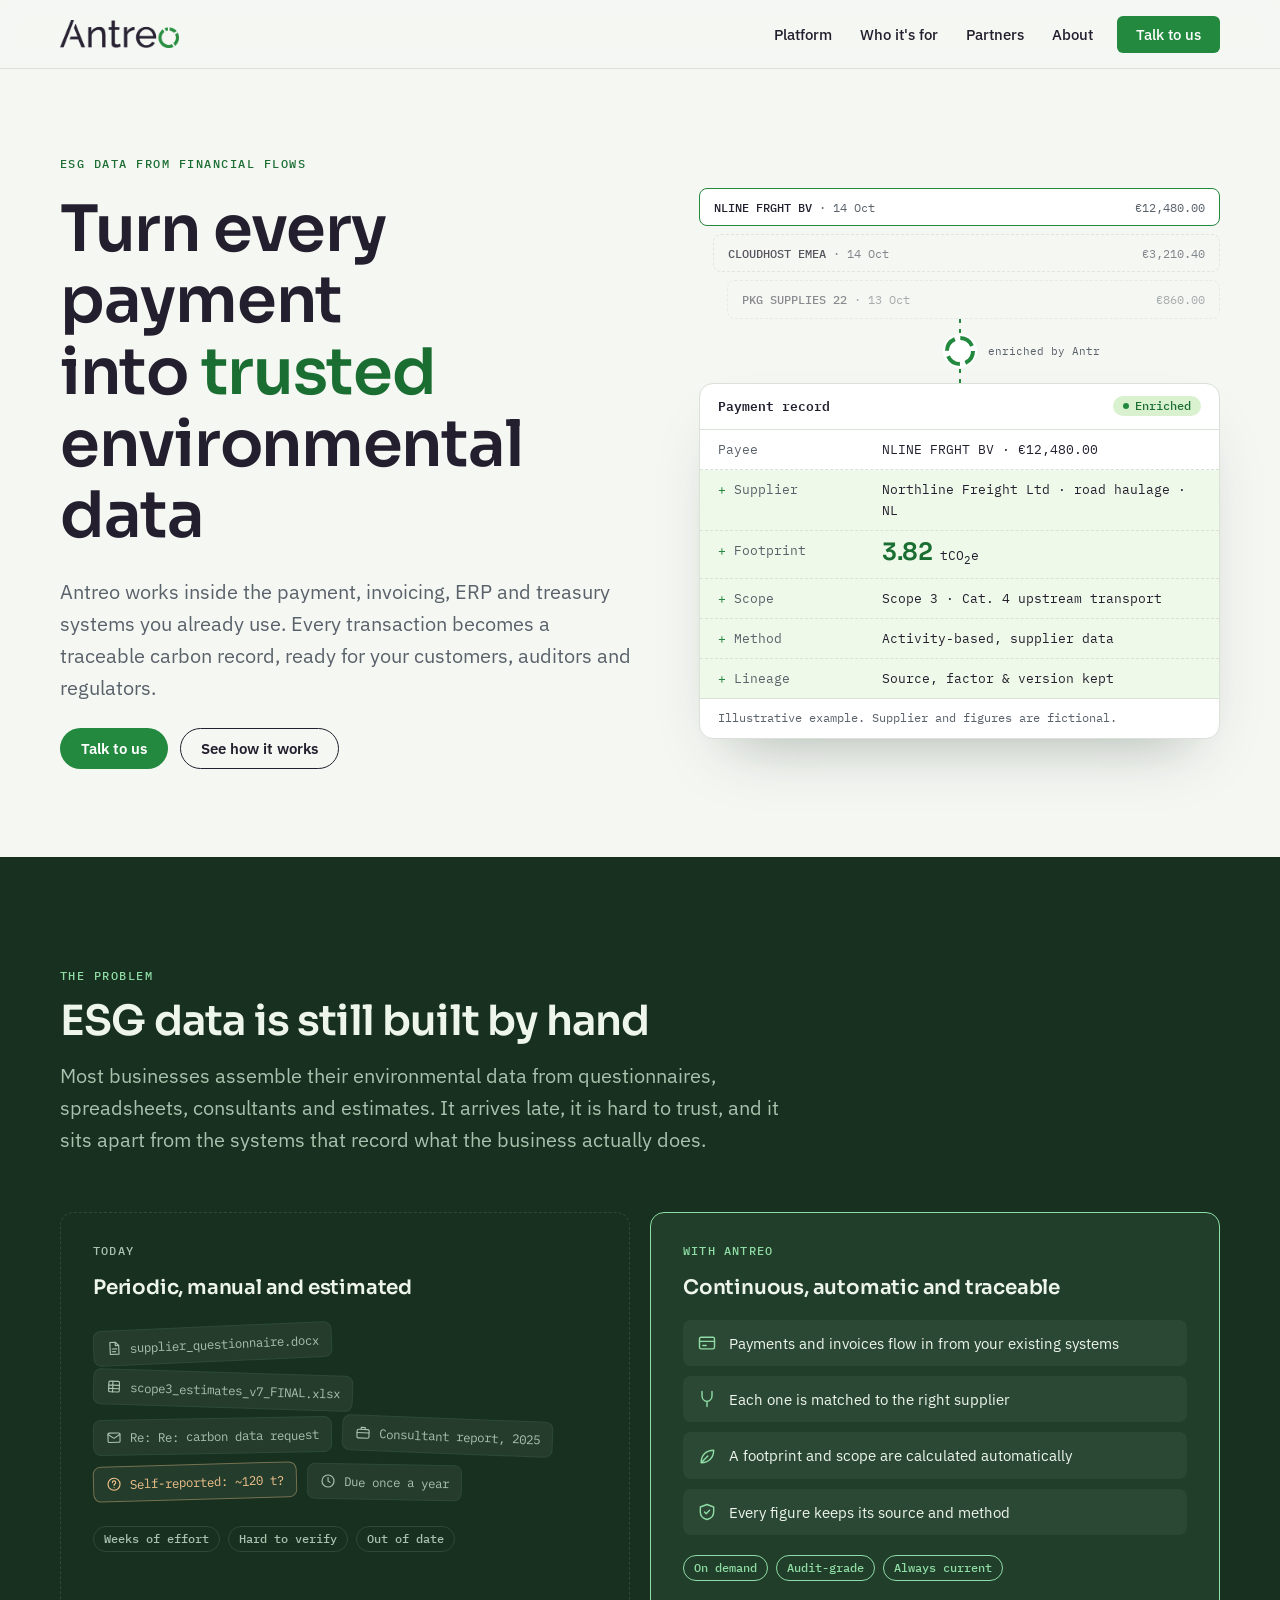
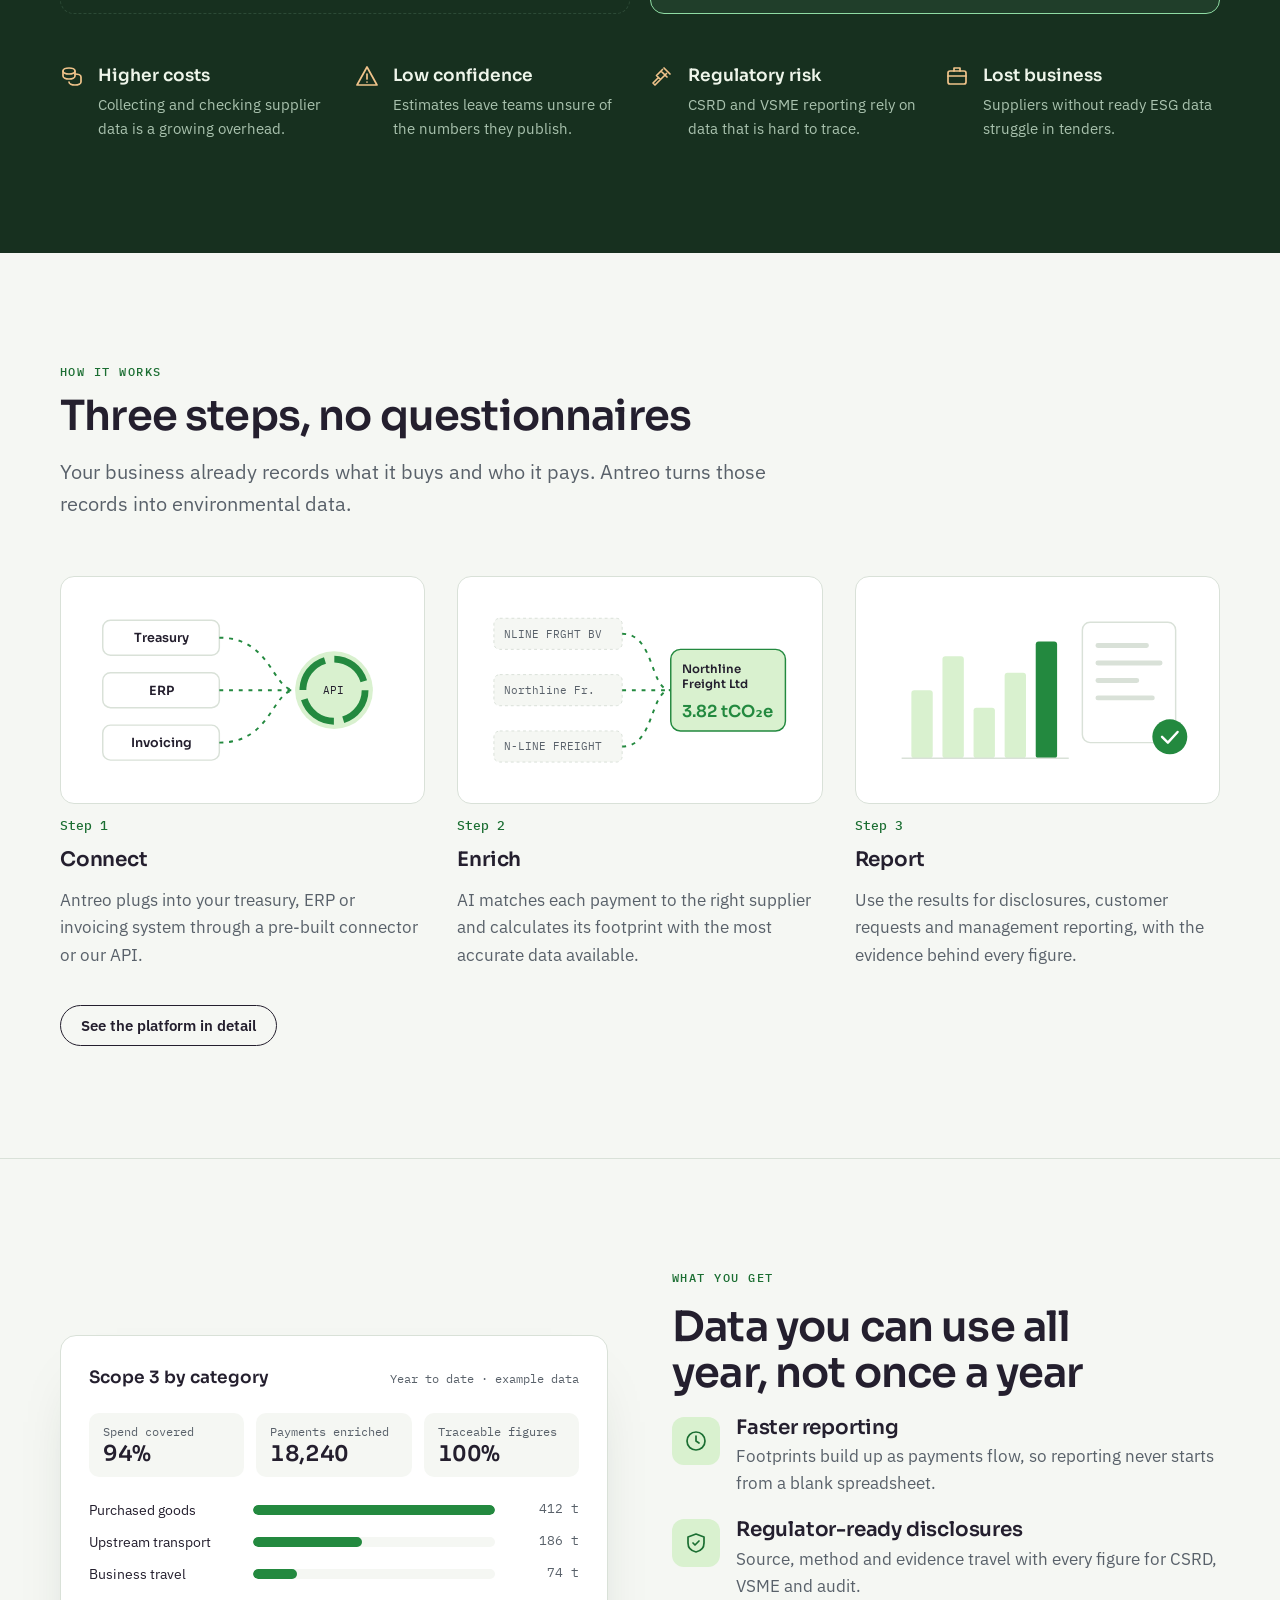
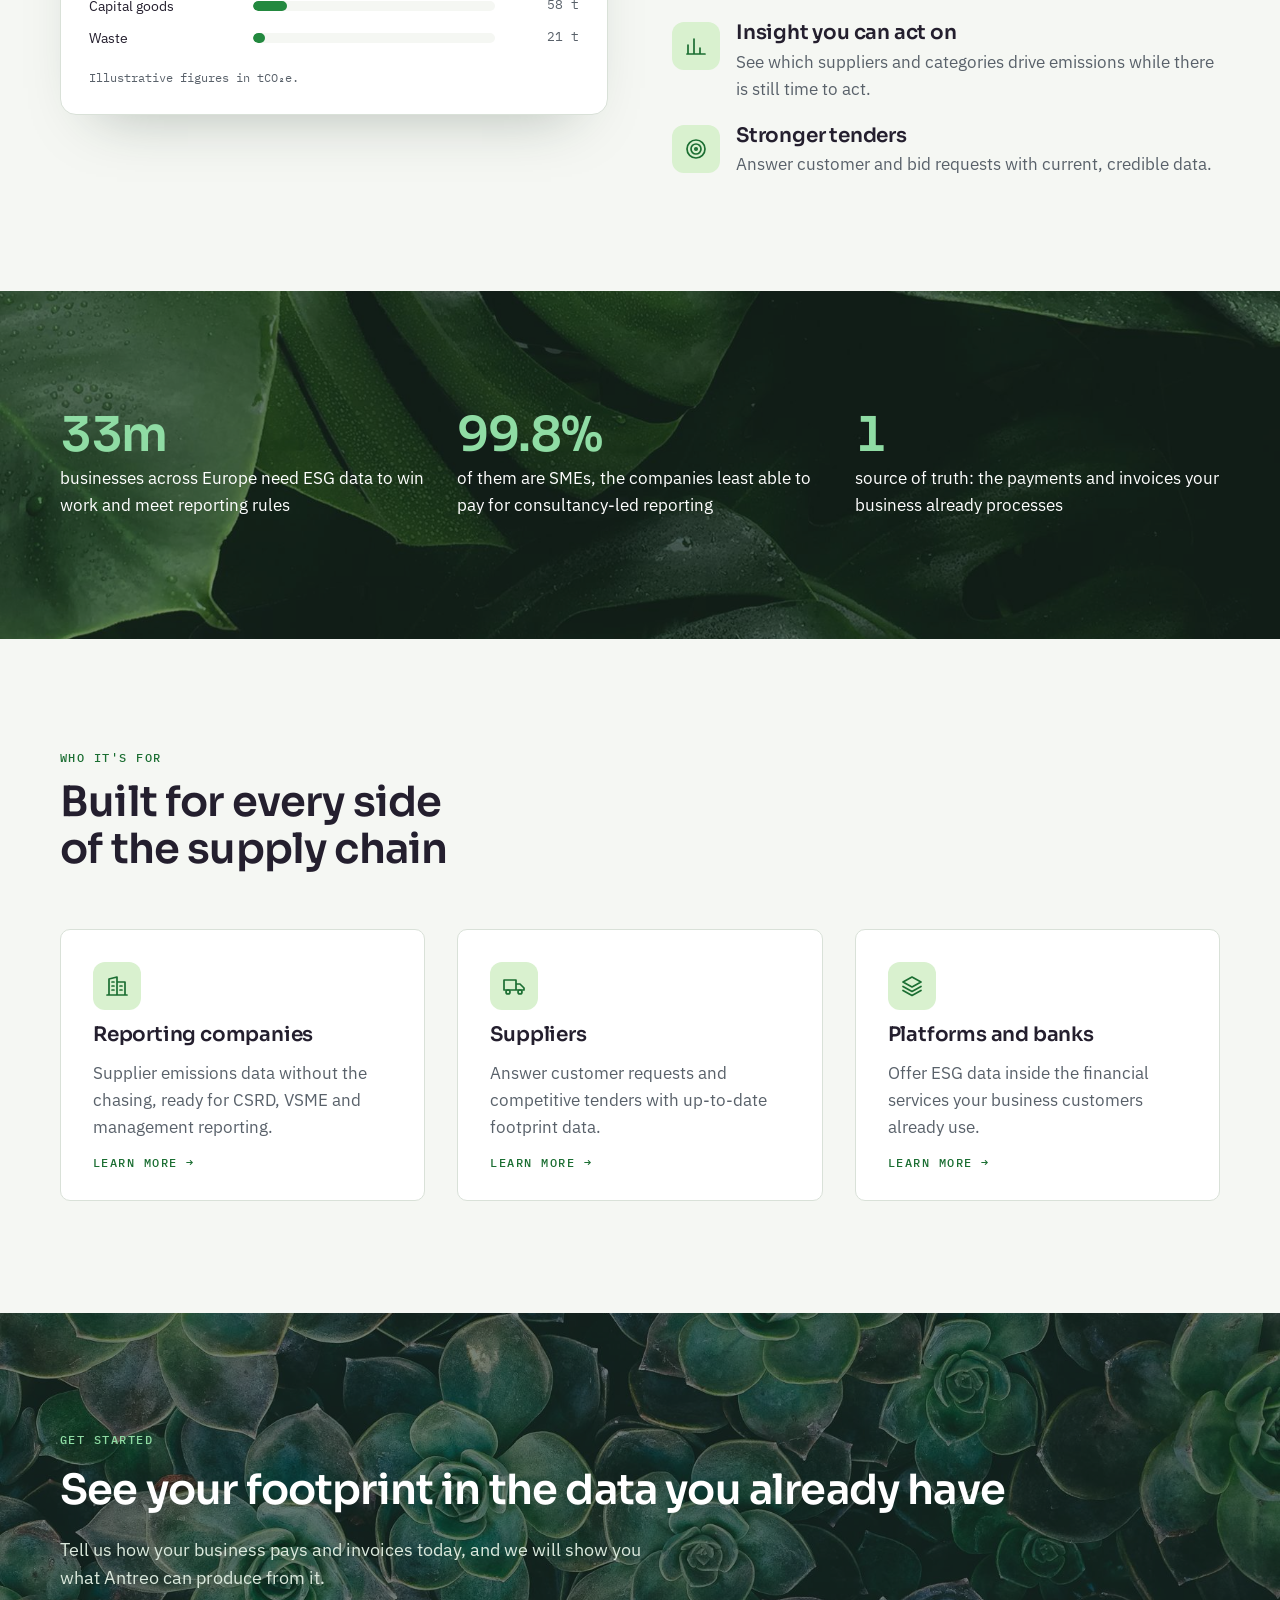
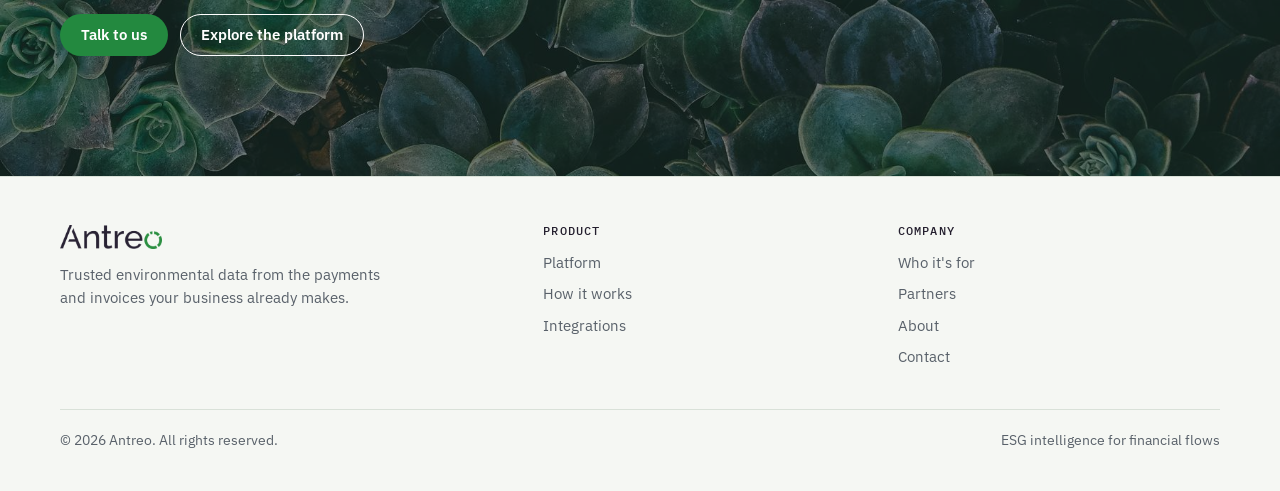
<file: index.html>
<!doctype html>
<html lang="en">
<head>
<meta charset="utf-8">
<meta name="viewport" content="width=device-width, initial-scale=1, viewport-fit=cover">
<title>Antreo</title>
<meta name="claude:viewport-fit-sides" content="cover">
<meta name="description" content="Antreo turns everyday payments and invoices into trusted, auditable environmental data.">
<link rel="preconnect" href="https://fonts.googleapis.com"><link rel="preconnect" href="https://fonts.gstatic.com" crossorigin><link rel="stylesheet" href="https://fonts.googleapis.com/css2?family=IBM+Plex+Mono:wght@400;500;600&family=IBM+Plex+Sans:ital,wght@0,400;0,500;0,600;1,400&family=Sora:wght@500;600;700&display=swap"><link rel="stylesheet" href="style.css">
</head>
<body>
<header class="site-header"><div class="wrap nav"><a class="brand" href="index.html" aria-label="Antreo home"><img class="logo-dark" src="img/logo.png" alt="Antreo" width="600" height="141"><img class="logo-light" src="img/logo-light.png" alt="Antreo" width="600" height="141"></a><ul class="links"><li><a href="platform.html">Platform</a></li><li><a href="who-its-for.html">Who it's for</a></li><li><a href="partners.html">Partners</a></li><li><a href="about.html">About</a></li><li><a class="btn btn-primary" href="contact.html">Talk to us</a></li></ul><details class="menu"><summary>Menu</summary><ul><li><a href="index.html" aria-current="page">Home</a></li><li><a href="platform.html">Platform</a></li><li><a href="who-its-for.html">Who it's for</a></li><li><a href="partners.html">Partners</a></li><li><a href="about.html">About</a></li><li><a href="contact.html">Contact</a></li></ul></details></div></header>
<main>

<section class="hero"><div class="wrap hero-grid">
<div class="hero-copy">
<span class="eyebrow">ESG data from financial flows</span>
<h1>Turn every payment into <em>trusted</em> environmental data</h1>
<p class="lede">Antreo works inside the payment, invoicing, ERP and treasury systems you already use. Every transaction becomes a traceable carbon record, ready for your customers, auditors and regulators.</p>
<div class="cta-row"><a class="btn btn-primary" href="contact.html">Talk to us</a><a class="btn btn-ghost" href="#how">See how it works</a></div>
</div>
<div class="hero-visual">
<div class="feed" aria-label="Raw payments as they arrive">
<div class="ticket hot"><span><b>NLINE FRGHT BV</b> &middot; 14 Oct</span><span>&euro;12,480.00</span></div>
<div class="ticket"><span><b>CLOUDHOST EMEA</b> &middot; 14 Oct</span><span>&euro;3,210.40</span></div>
<div class="ticket"><span><b>PKG SUPPLIES 22</b> &middot; 13 Oct</span><span>&euro;860.00</span></div>
</div>
<div class="connector" aria-hidden="true"><svg viewBox="0 0 280 64"><path class="s-leaf flowline" d="M140 0V64" stroke-width="2"/><circle class="g-surface" cx="140" cy="32" r="17"/><circle class="s-leaf ring" cx="140" cy="32" r="13" stroke-width="4" stroke-dasharray="14.8 5.6" stroke-linecap="butt"/><text class="svg-text g-muted" x="168" y="36">enriched by Antreo</text></svg></div>
<figure class="record" style="margin:0" aria-label="Example of a payment enriched by Antreo">
<div class="record-head"><span><b>Payment record</b></span><span class="pill">Enriched</span></div>
<dl class="record-body" style="margin:0">
<div class="rrow"><dt>Payee</dt><dd>NLINE FRGHT BV &middot; &euro;12,480.00</dd></div>
<div class="rrow add"><dt>Supplier</dt><dd>Northline Freight Ltd &middot; road haulage &middot; NL</dd></div>
<div class="rrow add"><dt>Footprint</dt><dd><span class="big">3.82</span> tCO<sub>2</sub>e</dd></div>
<div class="rrow add"><dt>Scope</dt><dd>Scope 3 &middot; Cat. 4 upstream transport</dd></div>
<div class="rrow add"><dt>Method</dt><dd>Activity-based, supplier data</dd></div>
<div class="rrow add"><dt>Lineage</dt><dd>Source, factor &amp; version kept</dd></div>
</dl>
<figcaption class="record-foot">Illustrative example. Supplier and figures are fictional.</figcaption>
</figure>
</div>
</div></section>

<section class="section band"><div class="wrap">
<div class="section-head"><span class="eyebrow">The problem</span>
<h2>ESG data is still built by hand</h2>
<p class="lede">Most businesses assemble their environmental data from questionnaires, spreadsheets, consultants and estimates. It arrives late, it is hard to trust, and it sits apart from the systems that record what the business actually does.</p></div>
<div class="versus">
<div class="vpanel old"><span class="vlabel">Today</span><h3>Periodic, manual and estimated</h3>
<div class="mess" aria-label="Typical sources of ESG data today">
<span class="scrap"><svg class="ic" viewBox="0 0 24 24" aria-hidden="true"><path d="M6 3h8l5 5v13H6z"/><path d="M14 3v5h5M9 13h7M9 17h5"/></svg>supplier_questionnaire.docx</span>
<span class="scrap"><svg class="ic" viewBox="0 0 24 24" aria-hidden="true"><rect x="4" y="4" width="16" height="16" rx="2"/><path d="M4 10h16M4 15h16M10 4v16"/></svg>scope3_estimates_v7_FINAL.xlsx</span>
<span class="scrap"><svg class="ic" viewBox="0 0 24 24" aria-hidden="true"><rect x="3" y="5" width="18" height="14" rx="2"/><path d="M3 7l9 6 9-6"/></svg>Re: Re: carbon data request</span>
<span class="scrap"><svg class="ic" viewBox="0 0 24 24" aria-hidden="true"><rect x="3" y="7" width="18" height="13" rx="2"/><path d="M9 7V4h6v3M3 12h18"/></svg>Consultant report, 2025</span>
<span class="scrap warn"><svg class="ic" viewBox="0 0 24 24" aria-hidden="true"><circle cx="12" cy="12" r="9"/><path d="M9.6 9.5a2.5 2.5 0 1 1 3.4 2.3c-.6.3-1 .8-1 1.5v.4M12 17h.01"/></svg>Self-reported: ~120 t?</span>
<span class="scrap"><svg class="ic" viewBox="0 0 24 24" aria-hidden="true"><circle cx="12" cy="12" r="9"/><path d="M12 7v5l3 2"/></svg>Due once a year</span>
</div>
<div class="vfoot"><span class="chip">Weeks of effort</span><span class="chip">Hard to verify</span><span class="chip">Out of date</span></div>
</div>
<div class="vpanel new"><span class="vlabel">With Antreo</span><h3>Continuous, automatic and traceable</h3>
<div class="clean">
<div class="clean-row"><svg class="ic" viewBox="0 0 24 24" aria-hidden="true"><rect x="3" y="5" width="18" height="14" rx="2"/><path d="M3 10h18M7 15h4"/></svg>Payments and invoices flow in from your existing systems</div>
<div class="clean-row"><svg class="ic" viewBox="0 0 24 24" aria-hidden="true"><path d="M6 3v5a7 7 0 0 0 6 7M18 3v5a7 7 0 0 1-6 7v6"/></svg>Each one is matched to the right supplier</div>
<div class="clean-row"><svg class="ic" viewBox="0 0 24 24" aria-hidden="true"><path d="M5 20c0-9 6-15 15-15 0 9-6 15-15 15zM5 20l8-8"/></svg>A footprint and scope are calculated automatically</div>
<div class="clean-row"><svg class="ic" viewBox="0 0 24 24" aria-hidden="true"><path d="M12 3l8 3v6c0 5-3.5 8-8 9-4.5-1-8-4-8-9V6z"/><path d="M9 12l2 2 4-4"/></svg>Every figure keeps its source and method</div>
</div>
<div class="vfoot"><span class="chip">On demand</span><span class="chip">Audit-grade</span><span class="chip">Always current</span></div>
</div>
</div>
<div class="impacts">
<div class="impact"><svg class="ic" viewBox="0 0 24 24" aria-hidden="true"><ellipse cx="9" cy="7" rx="6" ry="3"/><path d="M3 7v5c0 1.7 2.7 3 6 3s6-1.3 6-3V7"/><path d="M9 18c0 1.7 2.7 3 6 3s6-1.3 6-3v-5c0-1.7-2.7-3-6-3"/></svg><div><b>Higher costs</b><p>Collecting and checking supplier data is a growing overhead.</p></div></div>
<div class="impact"><svg class="ic" viewBox="0 0 24 24" aria-hidden="true"><path d="M12 3l10 18H2z"/><path d="M12 10v5M12 18h.01"/></svg><div><b>Low confidence</b><p>Estimates leave teams unsure of the numbers they publish.</p></div></div>
<div class="impact"><svg class="ic" viewBox="0 0 24 24" aria-hidden="true"><path d="M14 4l6 6M11 7l6 6M12.5 5.5l-6 6 4 4 6-6M8.5 13.5L3 19l2 2 5.5-5.5"/></svg><div><b>Regulatory risk</b><p>CSRD and VSME reporting rely on data that is hard to trace.</p></div></div>
<div class="impact"><svg class="ic" viewBox="0 0 24 24" aria-hidden="true"><rect x="3" y="7" width="18" height="13" rx="2"/><path d="M9 7V4h6v3M3 12h18"/></svg><div><b>Lost business</b><p>Suppliers without ready ESG data struggle in tenders.</p></div></div>
</div>
</div></section>

<section class="section" id="how"><div class="wrap">
<div class="section-head"><span class="eyebrow">How it works</span><h2>Three steps, no questionnaires</h2>
<p class="lede">Your business already records what it buys and who it pays. Antreo turns those records into environmental data.</p></div>
<div class="illus-steps">
<div class="istep"><div class="art"><svg viewBox="0 0 320 200" role="img" aria-label="Treasury, ERP and invoicing systems connecting to Antreo"><rect class="g-surface" x="16" y="28" width="120" height="36" rx="8"/><rect class="s-line" x="16" y="28" width="120" height="36" rx="8" stroke-width="1.5"/><text class="svg-label g-ink" x="76.0" y="50.5" text-anchor="middle">Treasury</text><rect class="g-surface" x="16" y="82" width="120" height="36" rx="8"/><rect class="s-line" x="16" y="82" width="120" height="36" rx="8" stroke-width="1.5"/><text class="svg-label g-ink" x="76.0" y="104.5" text-anchor="middle">ERP</text><rect class="g-surface" x="16" y="136" width="120" height="36" rx="8"/><rect class="s-line" x="16" y="136" width="120" height="36" rx="8" stroke-width="1.5"/><text class="svg-label g-ink" x="76.0" y="158.5" text-anchor="middle">Invoicing</text><path class="s-leaf flowline" stroke-width="2" d="M136 46C190 46 190 100 214 100M136 100H214M136 154C190 154 190 100 214 100"/><circle class="g-mint" cx="254" cy="100" r="40"/><circle class="s-leaf ring" cx="254" cy="100" r="32" stroke-width="7" stroke-dasharray="40.5 9.8" stroke-linecap="butt"/><text class="svg-text g-ink" x="254" y="104" text-anchor="middle">API</text></svg></div><span class="num"></span><h3>Connect</h3><p>Antreo plugs into your treasury, ERP or invoicing system through a pre-built connector or our API.</p></div>
<div class="istep"><div class="art"><svg viewBox="0 0 320 200" role="img" aria-label="Three different payee names resolved to one supplier with a footprint"><g class="svg-text"><rect class="g-paper" x="10" y="26" width="132" height="32" rx="6"/><rect class="s-line" x="10" y="26" width="132" height="32" rx="6" stroke-dasharray="3 3"/><text class="g-muted" x="20" y="46">NLINE FRGHT BV</text><rect class="g-paper" x="10" y="84" width="132" height="32" rx="6"/><rect class="s-line" x="10" y="84" width="132" height="32" rx="6" stroke-dasharray="3 3"/><text class="g-muted" x="20" y="104">Northline Fr.</text><rect class="g-paper" x="10" y="142" width="132" height="32" rx="6"/><rect class="s-line" x="10" y="142" width="132" height="32" rx="6" stroke-dasharray="3 3"/><text class="g-muted" x="20" y="162">N-LINE FREIGHT</text></g><path class="s-leaf flowline" stroke-width="2" d="M142 42C176 42 170 100 192 100M142 100H192M142 158C176 158 170 100 192 100"/><rect class="g-mint" x="192" y="58" width="118" height="84" rx="10"/><rect class="s-leaf" x="192" y="58" width="118" height="84" rx="10" stroke-width="1.5"/><text class="svg-label g-ink" x="204" y="82" style="font-size:12px">Northline</text><text class="svg-label g-ink" x="204" y="98" style="font-size:12px">Freight Ltd</text><text class="svg-label g-leaf" x="204" y="128" style="font-size:17px">3.82 tCO&#8322;e</text></svg></div><span class="num"></span><h3>Enrich</h3><p>AI matches each payment to the right supplier and calculates its footprint with the most accurate data available.</p></div>
<div class="istep"><div class="art"><svg viewBox="0 0 320 200" role="img" aria-label="Emissions chart and an audit-ready report"><rect class="g-mint" x="30" y="100" width="22" height="70" rx="3"/><rect class="g-mint" x="62" y="65" width="22" height="105" rx="3"/><rect class="g-mint" x="94" y="118" width="22" height="52" rx="3"/><rect class="g-mint" x="126" y="82" width="22" height="88" rx="3"/><rect class="g-leaf" x="158" y="50" width="22" height="120" rx="3"/><path class="s-line" d="M20 170H192" stroke-width="1.5"/><rect class="g-surface" x="206" y="30" width="96" height="124" rx="8"/><rect class="s-line" x="206" y="30" width="96" height="124" rx="8" stroke-width="1.5"/><path class="s-line" stroke-width="5" stroke-linecap="round" d="M222 54h50M222 72h64M222 90h40M222 108h56"/><circle class="g-leaf" cx="296" cy="148" r="18"/><path d="M288 148l6 6 10-11" stroke="#fff" stroke-width="2.5" fill="none" stroke-linecap="round" stroke-linejoin="round"/></svg></div><span class="num"></span><h3>Report</h3><p>Use the results for disclosures, customer requests and management reporting, with the evidence behind every figure.</p></div>
</div>
<div style="margin-top:36px"><a class="btn btn-ghost" href="platform.html">See the platform in detail</a></div>
</div></section>

<hr class="rule">

<section class="section"><div class="wrap split" style="align-items:center">
<div class="dash" aria-label="Example emissions dashboard">
<div class="dash-top"><b>Scope 3 by category</b><small>Year to date &middot; example data</small></div>
<div class="kpis">
<div class="kpi"><span>Spend covered</span><b>94%</b></div>
<div class="kpi"><span>Payments enriched</span><b>18,240</b></div>
<div class="kpi"><span>Traceable figures</span><b>100%</b></div>
</div>
<div class="bars">
<div class="bar"><span>Purchased goods</span><div class="track"><div class="fill" style="width:100%"></div></div><span class="v">412 t</span></div>
<div class="bar"><span>Upstream transport</span><div class="track"><div class="fill" style="width:45%"></div></div><span class="v">186 t</span></div>
<div class="bar"><span>Business travel</span><div class="track"><div class="fill" style="width:18%"></div></div><span class="v">74 t</span></div>
<div class="bar"><span>Capital goods</span><div class="track"><div class="fill" style="width:14%"></div></div><span class="v">58 t</span></div>
<div class="bar"><span>Waste</span><div class="track"><div class="fill" style="width:5%"></div></div><span class="v">21 t</span></div>
</div>
<small>Illustrative figures in tCO&#8322;e.</small>
</div>
<div class="copy">
<span class="eyebrow">What you get</span>
<h2>Data you can use all year, not once a year</h2>
<div class="value-list">
<div class="value"><span class="ic-badge"><svg class="ic" viewBox="0 0 24 24" aria-hidden="true"><circle cx="12" cy="12" r="9"/><path d="M12 7v5l3 2"/></svg></span><div><h3>Faster reporting</h3><p>Footprints build up as payments flow, so reporting never starts from a blank spreadsheet.</p></div></div>
<div class="value"><span class="ic-badge"><svg class="ic" viewBox="0 0 24 24" aria-hidden="true"><path d="M12 3l8 3v6c0 5-3.5 8-8 9-4.5-1-8-4-8-9V6z"/><path d="M9 12l2 2 4-4"/></svg></span><div><h3>Regulator-ready disclosures</h3><p>Source, method and evidence travel with every figure for CSRD, VSME and audit.</p></div></div>
<div class="value"><span class="ic-badge"><svg class="ic" viewBox="0 0 24 24" aria-hidden="true"><path d="M4 20V11M10 20V5M16 20v-6M3 20h18"/></svg></span><div><h3>Insight you can act on</h3><p>See which suppliers and categories drive emissions while there is still time to act.</p></div></div>
<div class="value"><span class="ic-badge"><svg class="ic" viewBox="0 0 24 24" aria-hidden="true"><circle cx="12" cy="12" r="9"/><circle cx="12" cy="12" r="5"/><circle cx="12" cy="12" r="1.2"/></svg></span><div><h3>Stronger tenders</h3><p>Answer customer and bid requests with current, credible data.</p></div></div>
</div>
</div>
</div></section>

<section class="image-band"><img src="img/leaves-wide.jpg" alt="" loading="lazy"><div class="wrap">
<div class="grid g3" style="width:100%">
<div class="stat"><b style="color:#8fdca4">33m</b><span>businesses across Europe need ESG data to win work and meet reporting rules</span></div>
<div class="stat"><b style="color:#8fdca4">99.8%</b><span>of them are SMEs, the companies least able to pay for consultancy-led reporting</span></div>
<div class="stat"><b style="color:#8fdca4">1</b><span>source of truth: the payments and invoices your business already processes</span></div>
</div></div></section>

<section class="section"><div class="wrap">
<div class="section-head"><span class="eyebrow">Who it's for</span><h2>Built for every side of the supply chain</h2></div>
<div class="grid g3">
<a class="card aud" href="who-its-for.html#reporting"><span class="ic-badge"><svg class="ic" viewBox="0 0 24 24" aria-hidden="true"><path d="M4 21V5l8-2v18M12 8h8v13M2 21h20M7 8h2M7 12h2M7 16h2M15 12h2M15 16h2"/></svg></span><h3>Reporting companies</h3><p>Supplier emissions data without the chasing, ready for CSRD, VSME and management reporting.</p><span class="eyebrow">Learn more &rarr;</span></a>
<a class="card aud" href="who-its-for.html#suppliers"><span class="ic-badge"><svg class="ic" viewBox="0 0 24 24" aria-hidden="true"><path d="M2 6h12v10H2zM14 10h4l4 4v2h-8"/><circle cx="6" cy="18" r="2"/><circle cx="18" cy="18" r="2"/></svg></span><h3>Suppliers</h3><p>Answer customer requests and competitive tenders with up-to-date footprint data.</p><span class="eyebrow">Learn more &rarr;</span></a>
<a class="card aud" href="who-its-for.html#platforms"><span class="ic-badge"><svg class="ic" viewBox="0 0 24 24" aria-hidden="true"><path d="M12 3l9 5-9 5-9-5z"/><path d="M3 12.5l9 5 9-5M3 16.5l9 5 9-5"/></svg></span><h3>Platforms and banks</h3><p>Offer ESG data inside the financial services your business customers already use.</p><span class="eyebrow">Learn more &rarr;</span></a>
</div></div></section>
<section class="image-band"><img src="img/succulents.jpg" alt="" loading="lazy"><div class="wrap"><span class="eyebrow" style="color:#8fdca4">Get started</span><h2>See your footprint in the data you already have</h2><p>Tell us how your business pays and invoices today, and we will show you what Antreo can produce from it.</p><div class="cta-row"><a class="btn btn-primary" href="contact.html">Talk to us</a><a class="btn btn-ghost" href="platform.html">Explore the platform</a></div></div></section>
</main>
<footer class="site-footer"><div class="wrap">
<div class="foot">
<div><a class="brand" href="index.html" aria-label="Antreo home"><img class="logo-dark" src="img/logo.png" alt="Antreo" width="600" height="141"><img class="logo-light" src="img/logo-light.png" alt="Antreo" width="600" height="141"></a>
<p style="max-width:38ch">Trusted environmental data from the payments and invoices your business already makes.</p></div>
<div><h4>Product</h4><ul><li><a href="platform.html">Platform</a></li><li><a href="platform.html#how-it-works">How it works</a></li><li><a href="platform.html#connect">Integrations</a></li></ul></div>
<div><h4>Company</h4><ul><li><a href="who-its-for.html">Who it's for</a></li><li><a href="partners.html">Partners</a></li><li><a href="about.html">About</a></li><li><a href="contact.html">Contact</a></li></ul></div>
</div>
<div class="legal"><span>&copy; 2026 Antreo. All rights reserved.</span><span>ESG intelligence for financial flows</span></div>
</div></footer>
</body>
</html>
</file>
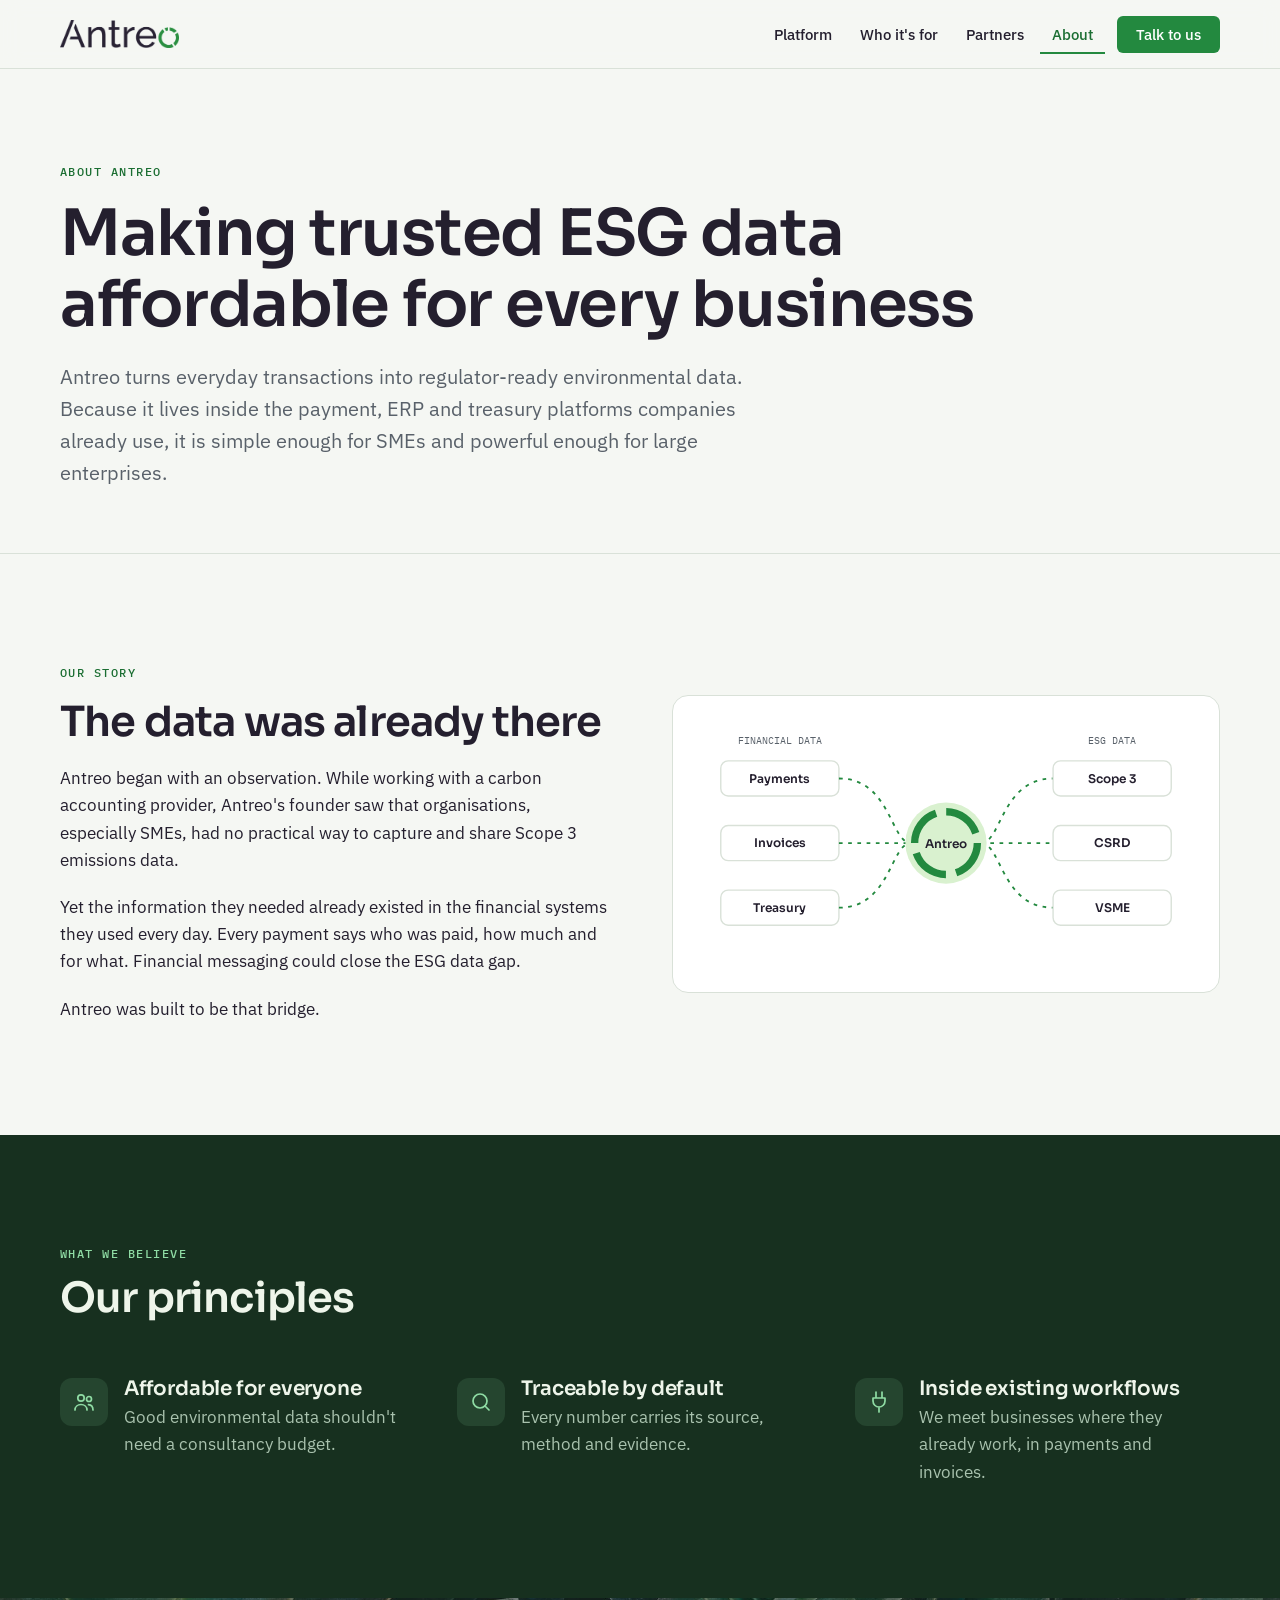
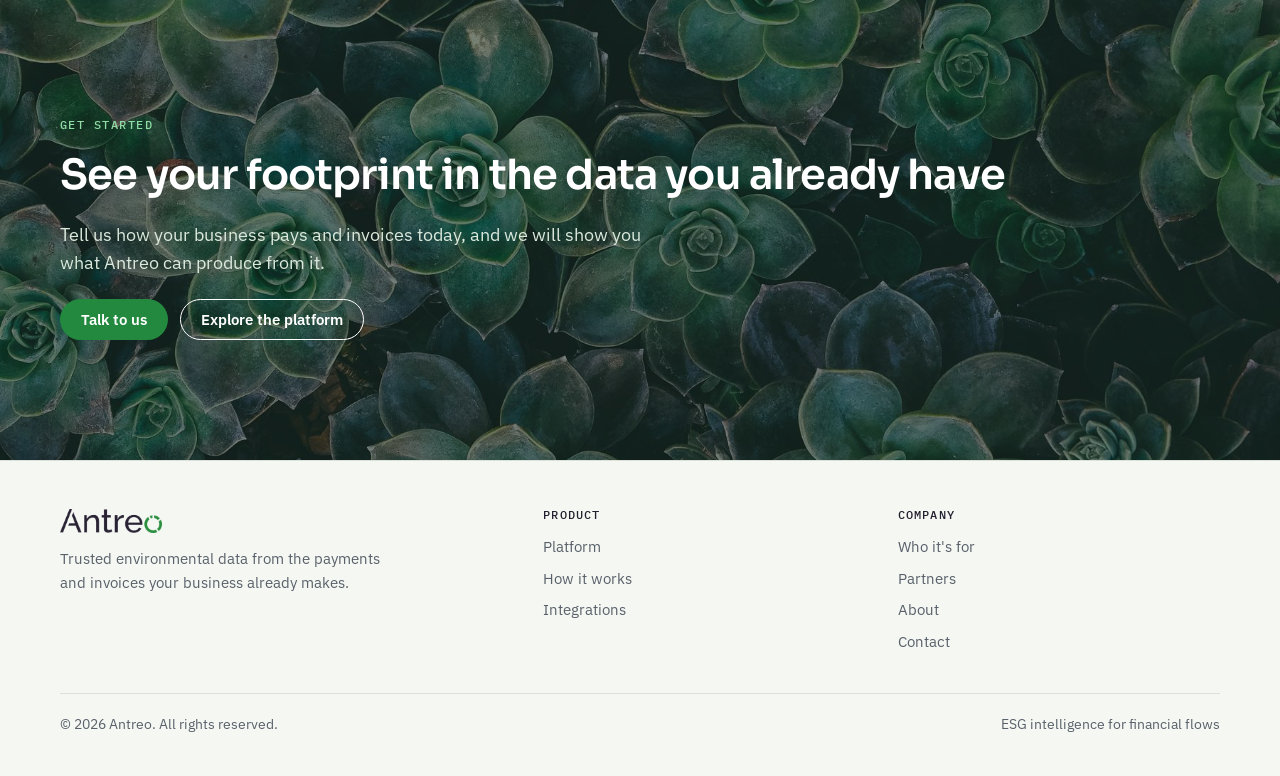
<file: about.html>
<!doctype html>
<html lang="en">
<head>
<meta charset="utf-8">
<meta name="viewport" content="width=device-width, initial-scale=1, viewport-fit=cover">
<title>About Antreo</title>
<meta name="claude:viewport-fit-sides" content="cover">
<meta name="description" content="Antreo's mission, story and team.">
<link rel="preconnect" href="https://fonts.googleapis.com"><link rel="preconnect" href="https://fonts.gstatic.com" crossorigin><link rel="stylesheet" href="https://fonts.googleapis.com/css2?family=IBM+Plex+Mono:wght@400;500;600&family=IBM+Plex+Sans:ital,wght@0,400;0,500;0,600;1,400&family=Sora:wght@500;600;700&display=swap"><link rel="stylesheet" href="style.css">
</head>
<body>
<header class="site-header"><div class="wrap nav"><a class="brand" href="index.html" aria-label="Antreo home"><img class="logo-dark" src="img/logo.png" alt="Antreo" width="600" height="141"><img class="logo-light" src="img/logo-light.png" alt="Antreo" width="600" height="141"></a><ul class="links"><li><a href="platform.html">Platform</a></li><li><a href="who-its-for.html">Who it's for</a></li><li><a href="partners.html">Partners</a></li><li><a href="about.html" aria-current="page">About</a></li><li><a class="btn btn-primary" href="contact.html">Talk to us</a></li></ul><details class="menu"><summary>Menu</summary><ul><li><a href="index.html">Home</a></li><li><a href="platform.html">Platform</a></li><li><a href="who-its-for.html">Who it's for</a></li><li><a href="partners.html">Partners</a></li><li><a href="about.html" aria-current="page">About</a></li><li><a href="contact.html">Contact</a></li></ul></details></div></header>
<main>

<section class="page-hero"><div class="wrap">
<span class="eyebrow">About Antreo</span>
<h1>Making trusted ESG data affordable for every business</h1>
<p class="lede">Antreo turns everyday transactions into regulator-ready environmental data. Because it lives inside the payment, ERP and treasury platforms companies already use, it is simple enough for SMEs and powerful enough for large enterprises.</p>
</div></section>

<section class="section"><div class="wrap split">
<div class="copy"><span class="eyebrow">Our story</span>
<h2>The data was already there</h2>
<p>Antreo began with an observation. While working with a carbon accounting provider, Antreo's founder saw that organisations, especially SMEs, had no practical way to capture and share Scope 3 emissions data.</p>
<p>Yet the information they needed already existed in the financial systems they used every day. Every payment says who was paid, how much and for what. Financial messaging could close the ESG data gap.</p>
<p>Antreo was built to be that bridge.</p>
</div>
<div class="panel figure-wrap"><svg viewBox="0 0 520 260" role="img" aria-label="Antreo bridges financial systems and ESG reporting"><text class="svg-text g-muted" x="80" y="22" text-anchor="middle">FINANCIAL DATA</text><text class="svg-text g-muted" x="440" y="22" text-anchor="middle">ESG DATA</text><rect class="g-surface" x="16" y="40" width="128" height="38" rx="8"/><rect class="s-line" x="16" y="40" width="128" height="38" rx="8" stroke-width="1.5"/><text class="svg-label g-ink" x="80.0" y="63.5" text-anchor="middle">Payments</text><rect class="g-surface" x="16" y="110" width="128" height="38" rx="8"/><rect class="s-line" x="16" y="110" width="128" height="38" rx="8" stroke-width="1.5"/><text class="svg-label g-ink" x="80.0" y="133.5" text-anchor="middle">Invoices</text><rect class="g-surface" x="16" y="180" width="128" height="38" rx="8"/><rect class="s-line" x="16" y="180" width="128" height="38" rx="8" stroke-width="1.5"/><text class="svg-label g-ink" x="80.0" y="203.5" text-anchor="middle">Treasury</text><path class="s-leaf flowline" stroke-width="2" d="M144 59C200 59 200 129 222 129M144 129H222M144 199C200 199 200 129 222 129M298 129C320 129 320 59 376 59M298 129H376M298 129C320 129 320 199 376 199"/><circle class="g-mint" cx="260" cy="129" r="44"/><circle class="s-leaf ring" cx="260" cy="129" r="34" stroke-width="8" stroke-dasharray="42.2 11.2" stroke-linecap="butt"/><text class="svg-label g-ink" x="260" y="134" text-anchor="middle">Antreo</text><rect class="g-surface" x="376" y="40" width="128" height="38" rx="8"/><rect class="s-line" x="376" y="40" width="128" height="38" rx="8" stroke-width="1.5"/><text class="svg-label g-ink" x="440.0" y="63.5" text-anchor="middle">Scope 3</text><rect class="g-surface" x="376" y="110" width="128" height="38" rx="8"/><rect class="s-line" x="376" y="110" width="128" height="38" rx="8" stroke-width="1.5"/><text class="svg-label g-ink" x="440.0" y="133.5" text-anchor="middle">CSRD</text><rect class="g-surface" x="376" y="180" width="128" height="38" rx="8"/><rect class="s-line" x="376" y="180" width="128" height="38" rx="8" stroke-width="1.5"/><text class="svg-label g-ink" x="440.0" y="203.5" text-anchor="middle">VSME</text></svg></div>
</div></section>

<section class="section band"><div class="wrap">
<div class="section-head"><span class="eyebrow">What we believe</span><h2>Our principles</h2></div>
<div class="grid g3">
<div class="value"><span class="ic-badge"><svg class="ic" viewBox="0 0 24 24" aria-hidden="true"><circle cx="9" cy="8" r="3.2"/><path d="M3 20c0-3.3 2.7-5.5 6-5.5s6 2.2 6 5.5"/><circle cx="17" cy="9" r="2.5"/><path d="M16.5 14.6c2.6.2 4.5 2.2 4.5 5.4"/></svg></span><div><h3>Affordable for everyone</h3><p class="muted">Good environmental data shouldn't need a consultancy budget.</p></div></div>
<div class="value"><span class="ic-badge"><svg class="ic" viewBox="0 0 24 24" aria-hidden="true"><circle cx="11" cy="11" r="7"/><path d="M20 20l-4-4"/></svg></span><div><h3>Traceable by default</h3><p class="muted">Every number carries its source, method and evidence.</p></div></div>
<div class="value"><span class="ic-badge"><svg class="ic" viewBox="0 0 24 24" aria-hidden="true"><path d="M9 2v6M15 2v6M6 8h12v3a6 6 0 0 1-12 0zM12 17v5"/></svg></span><div><h3>Inside existing workflows</h3><p class="muted">We meet businesses where they already work, in payments and invoices.</p></div></div>
</div></div></section>

<section class="image-band"><img src="img/succulents.jpg" alt="" loading="lazy"><div class="wrap"><span class="eyebrow" style="color:#8fdca4">Get started</span><h2>See your footprint in the data you already have</h2><p>Tell us how your business pays and invoices today, and we will show you what Antreo can produce from it.</p><div class="cta-row"><a class="btn btn-primary" href="contact.html">Talk to us</a><a class="btn btn-ghost" href="platform.html">Explore the platform</a></div></div></section>
</main>
<footer class="site-footer"><div class="wrap">
<div class="foot">
<div><a class="brand" href="index.html" aria-label="Antreo home"><img class="logo-dark" src="img/logo.png" alt="Antreo" width="600" height="141"><img class="logo-light" src="img/logo-light.png" alt="Antreo" width="600" height="141"></a>
<p style="max-width:38ch">Trusted environmental data from the payments and invoices your business already makes.</p></div>
<div><h4>Product</h4><ul><li><a href="platform.html">Platform</a></li><li><a href="platform.html#how-it-works">How it works</a></li><li><a href="platform.html#connect">Integrations</a></li></ul></div>
<div><h4>Company</h4><ul><li><a href="who-its-for.html">Who it's for</a></li><li><a href="partners.html">Partners</a></li><li><a href="about.html">About</a></li><li><a href="contact.html">Contact</a></li></ul></div>
</div>
<div class="legal"><span>&copy; 2026 Antreo. All rights reserved.</span><span>ESG intelligence for financial flows</span></div>
</div></footer>
</body>
</html>
</file>
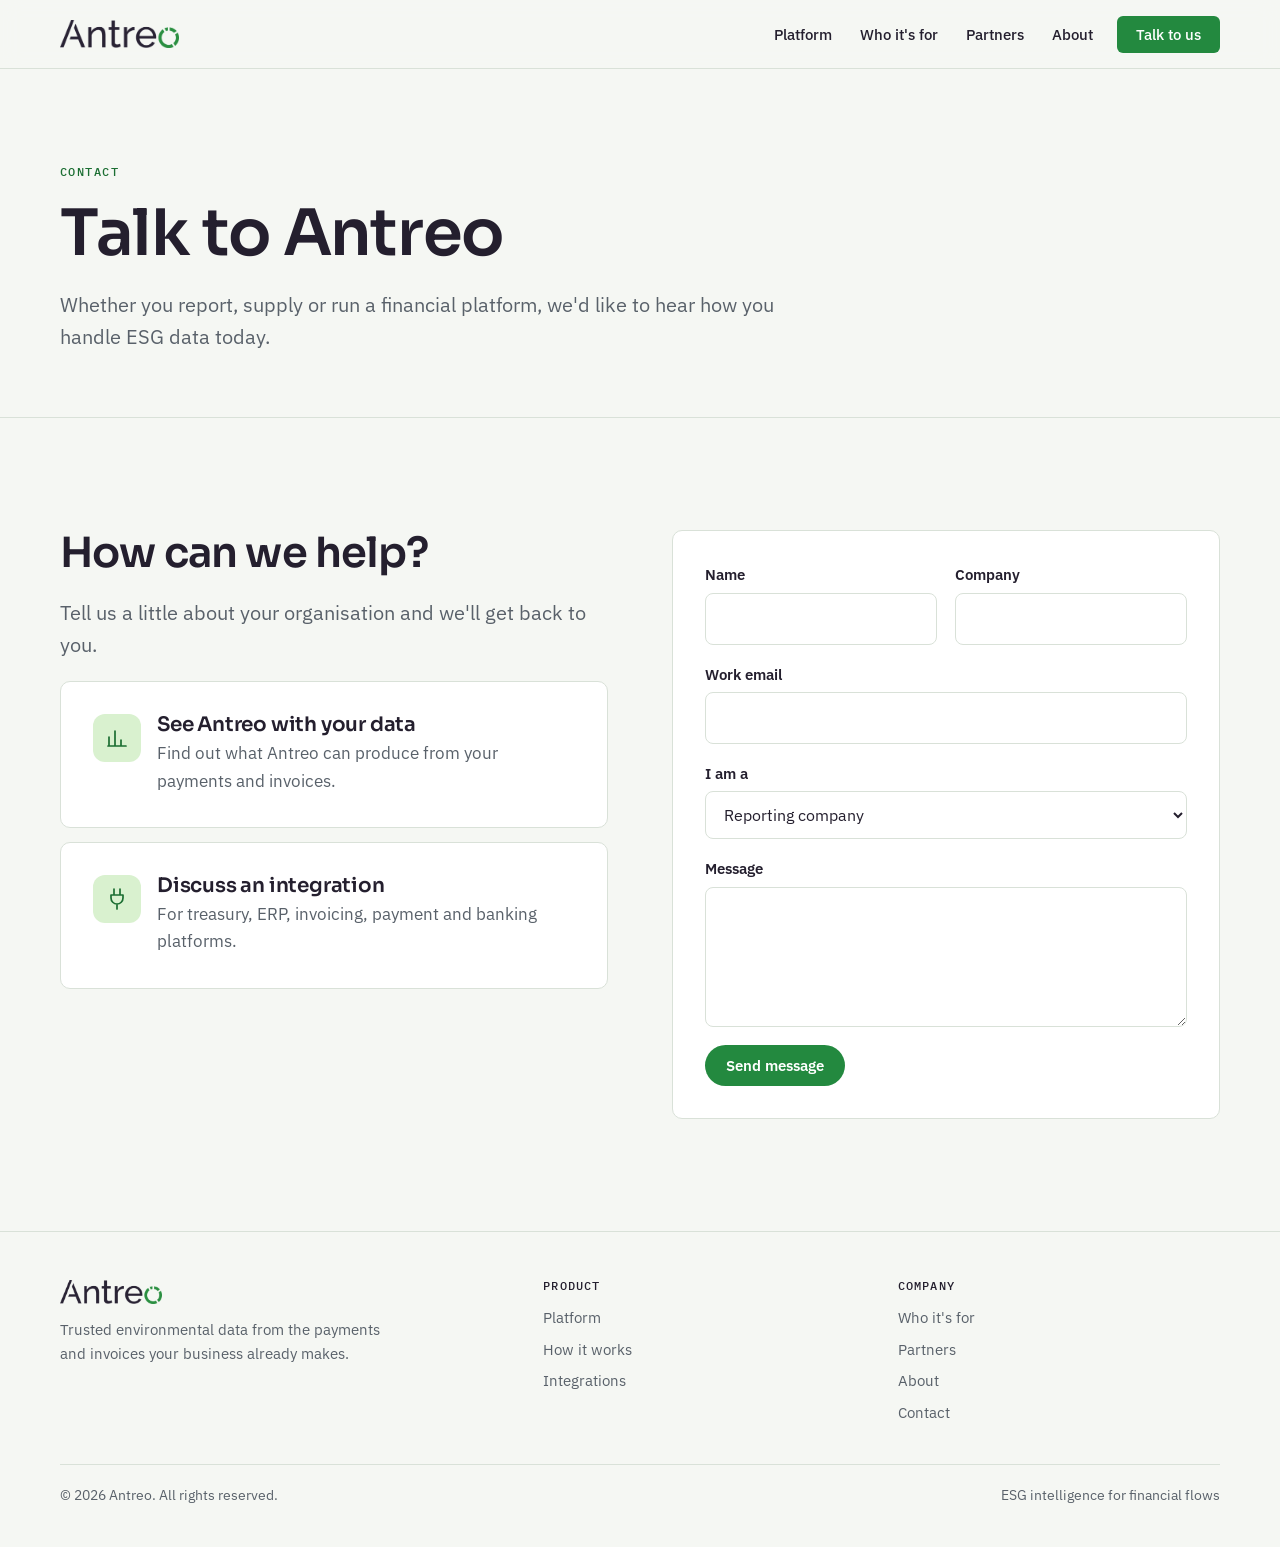
<file: contact.html>
<!doctype html>
<html lang="en">
<head>
<meta charset="utf-8">
<meta name="viewport" content="width=device-width, initial-scale=1, viewport-fit=cover">
<title>Contact Antreo</title>
<meta name="claude:viewport-fit-sides" content="cover">
<meta name="description" content="Get in touch with Antreo.">
<link rel="preconnect" href="https://fonts.googleapis.com"><link rel="preconnect" href="https://fonts.gstatic.com" crossorigin><link rel="stylesheet" href="https://fonts.googleapis.com/css2?family=IBM+Plex+Mono:wght@400;500;600&family=IBM+Plex+Sans:ital,wght@0,400;0,500;0,600;1,400&family=Sora:wght@500;600;700&display=swap"><link rel="stylesheet" href="style.css">
</head>
<body>
<header class="site-header"><div class="wrap nav"><a class="brand" href="index.html" aria-label="Antreo home"><img class="logo-dark" src="img/logo.png" alt="Antreo" width="600" height="141"><img class="logo-light" src="img/logo-light.png" alt="Antreo" width="600" height="141"></a><ul class="links"><li><a href="platform.html">Platform</a></li><li><a href="who-its-for.html">Who it's for</a></li><li><a href="partners.html">Partners</a></li><li><a href="about.html">About</a></li><li><a class="btn btn-primary" href="contact.html">Talk to us</a></li></ul><details class="menu"><summary>Menu</summary><ul><li><a href="index.html">Home</a></li><li><a href="platform.html">Platform</a></li><li><a href="who-its-for.html">Who it's for</a></li><li><a href="partners.html">Partners</a></li><li><a href="about.html">About</a></li><li><a href="contact.html" aria-current="page">Contact</a></li></ul></details></div></header>
<main>

<section class="page-hero"><div class="wrap">
<span class="eyebrow">Contact</span>
<h1>Talk to Antreo</h1>
<p class="lede">Whether you report, supply or run a financial platform, we'd like to hear how you handle ESG data today.</p>
</div></section>
<section class="section"><div class="wrap split" style="align-items:start">
<div class="copy">
<h2>How can we help?</h2>
<p class="lede">Tell us a little about your organisation and we'll get back to you.</p>
<div class="grid" style="gap:14px">
<div class="card value"><span class="ic-badge"><svg class="ic" viewBox="0 0 24 24" aria-hidden="true"><path d="M4 20V11M10 20V5M16 20v-6M3 20h18"/></svg></span><div><h3>See Antreo with your data</h3><p>Find out what Antreo can produce from your payments and invoices.</p></div></div>
<div class="card value"><span class="ic-badge"><svg class="ic" viewBox="0 0 24 24" aria-hidden="true"><path d="M9 2v6M15 2v6M6 8h12v3a6 6 0 0 1-12 0zM12 17v5"/></svg></span><div><h3>Discuss an integration</h3><p>For treasury, ERP, invoicing, payment and banking platforms.</p></div></div>
</div>
</div>
<form class="form card" id="contact-form" novalidate>
<div class="row2"><div class="field"><label for="f-name">Name</label><input id="f-name" name="name" autocomplete="name" required></div>
<div class="field"><label for="f-company">Company</label><input id="f-company" name="company" autocomplete="organization"></div></div>
<div class="field"><label for="f-email">Work email</label><input id="f-email" name="email" type="email" autocomplete="email" required></div>
<div class="field"><label for="f-type">I am a</label><select id="f-type" name="type"><option>Reporting company</option><option>Supplier</option><option>Platform, bank or potential partner</option><option>Other</option></select></div>
<div class="field"><label for="f-msg">Message</label><textarea id="f-msg" name="message"></textarea></div>
<div><button class="btn btn-primary" type="submit">Send message</button></div>
<p class="notice" id="f-status" hidden></p>
</form>
</div></section>
<script>
document.getElementById("contact-form").addEventListener("submit", function (e) {
  e.preventDefault();
  var s = document.getElementById("f-status"), n = document.getElementById("f-name"), m = document.getElementById("f-email");
  if (!n.value.trim() || !m.value.includes("@")) { s.textContent = "Please add your name and a valid work email."; s.hidden = false; return; }
  s.textContent = "Preview only: this form isn't connected to an inbox yet, so nothing was sent.";
  s.hidden = false;
});
</script>

</main>
<footer class="site-footer"><div class="wrap">
<div class="foot">
<div><a class="brand" href="index.html" aria-label="Antreo home"><img class="logo-dark" src="img/logo.png" alt="Antreo" width="600" height="141"><img class="logo-light" src="img/logo-light.png" alt="Antreo" width="600" height="141"></a>
<p style="max-width:38ch">Trusted environmental data from the payments and invoices your business already makes.</p></div>
<div><h4>Product</h4><ul><li><a href="platform.html">Platform</a></li><li><a href="platform.html#how-it-works">How it works</a></li><li><a href="platform.html#connect">Integrations</a></li></ul></div>
<div><h4>Company</h4><ul><li><a href="who-its-for.html">Who it's for</a></li><li><a href="partners.html">Partners</a></li><li><a href="about.html">About</a></li><li><a href="contact.html">Contact</a></li></ul></div>
</div>
<div class="legal"><span>&copy; 2026 Antreo. All rights reserved.</span><span>ESG intelligence for financial flows</span></div>
</div></footer>
</body>
</html>
</file>
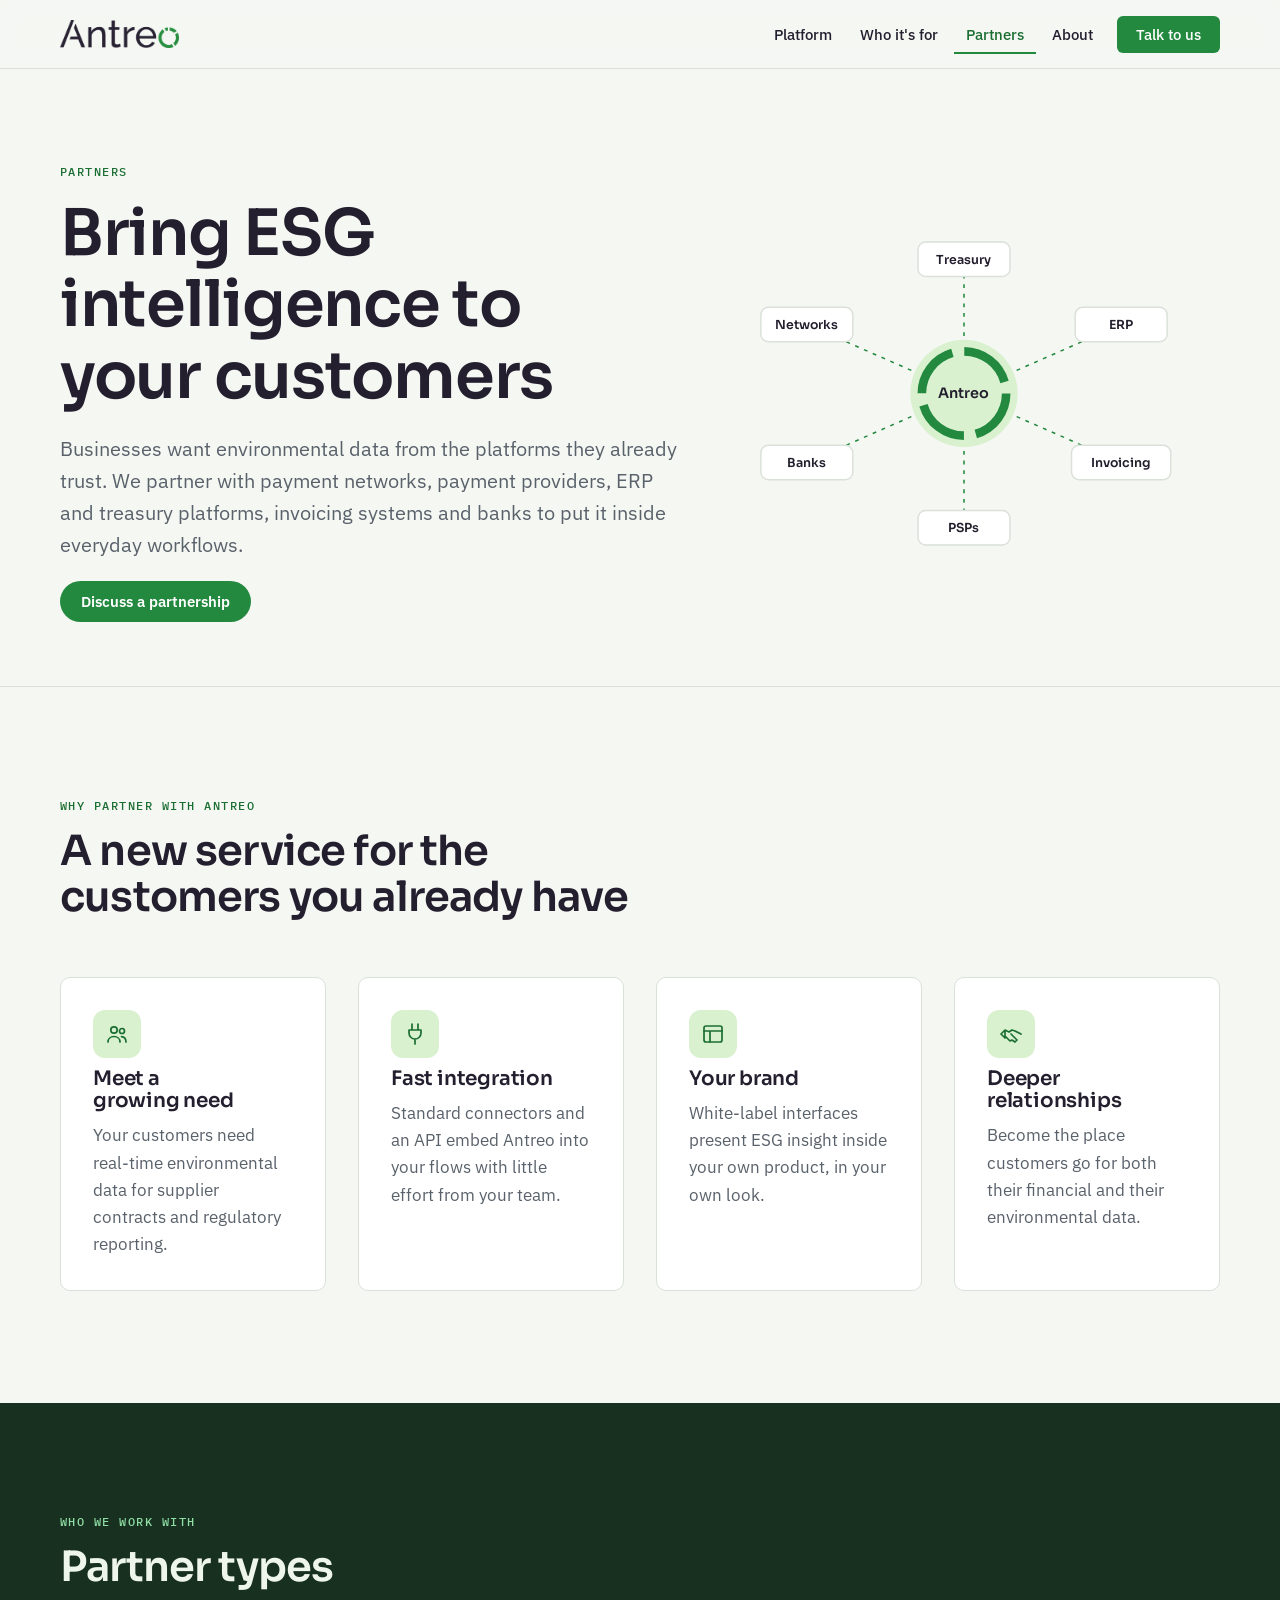
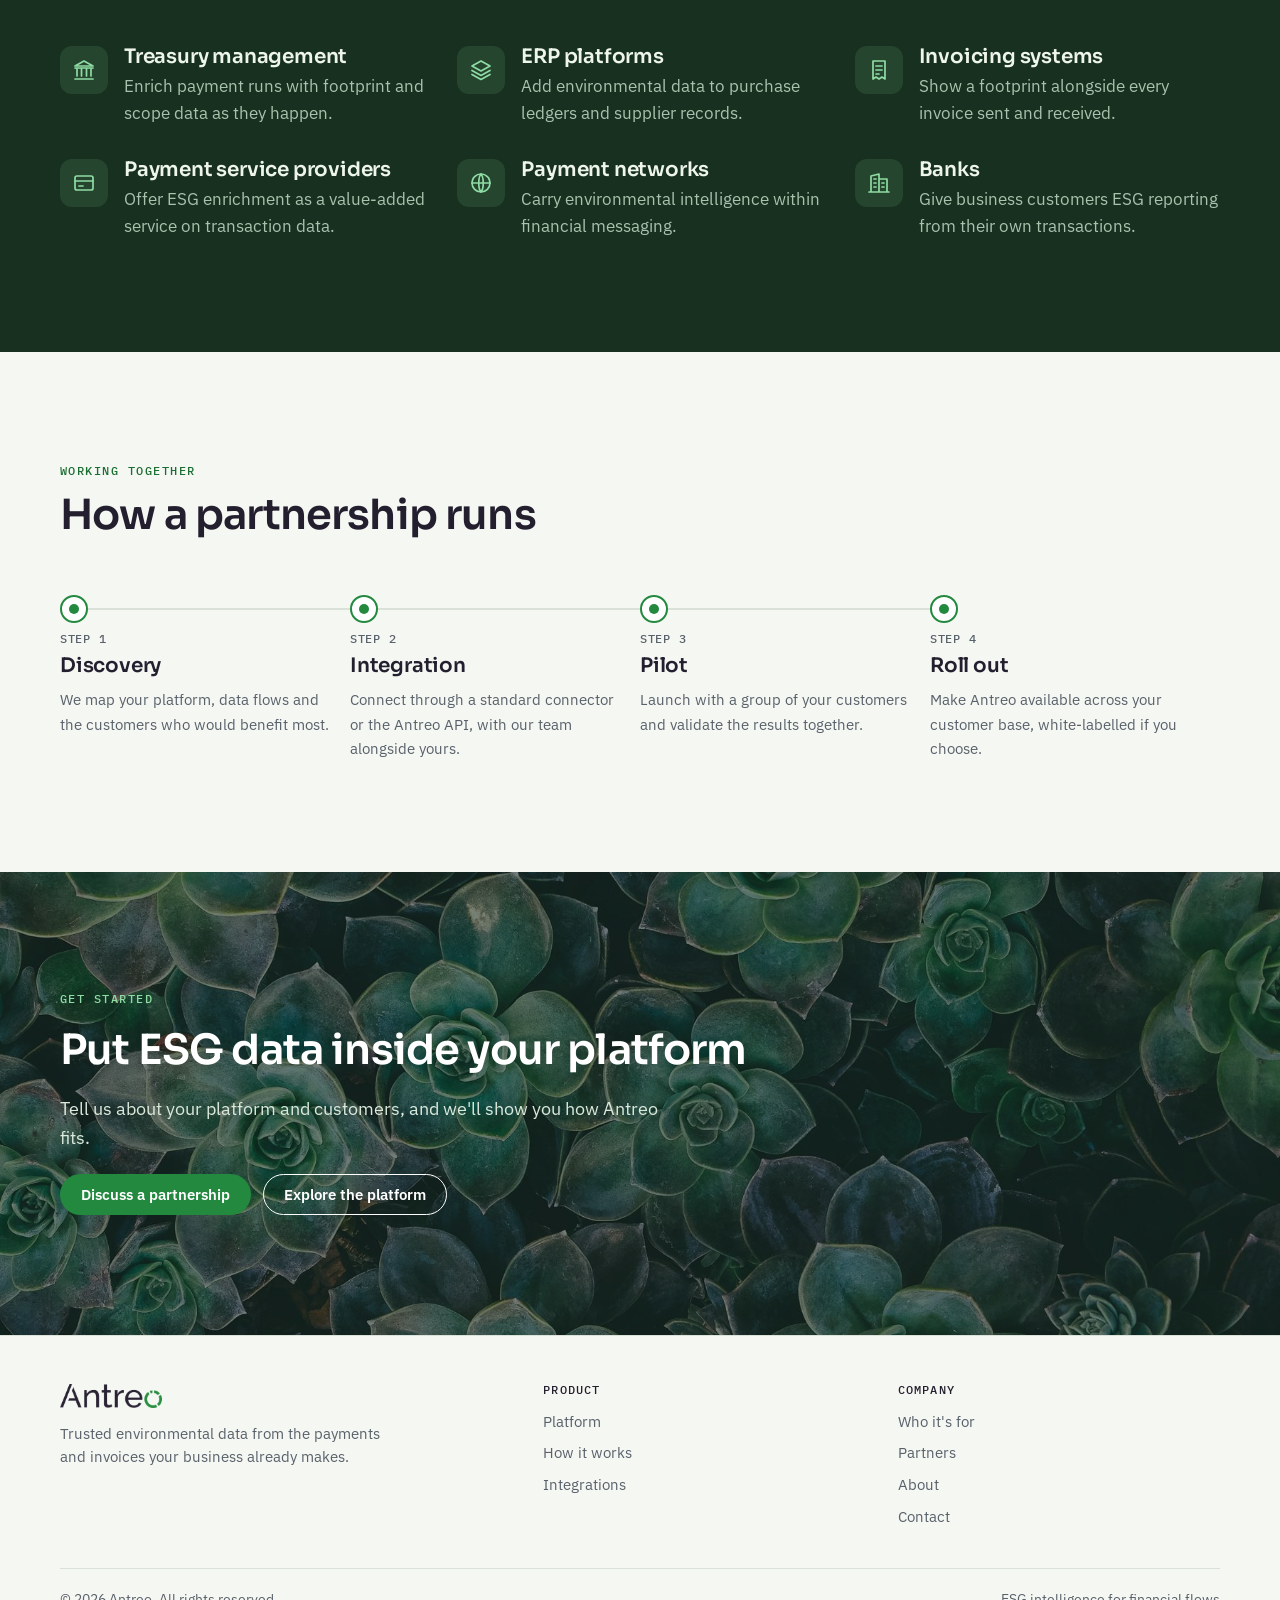
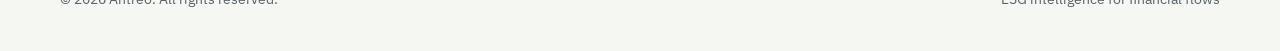
<file: partners.html>
<!doctype html>
<html lang="en">
<head>
<meta charset="utf-8">
<meta name="viewport" content="width=device-width, initial-scale=1, viewport-fit=cover">
<title>Antreo Partners</title>
<meta name="claude:viewport-fit-sides" content="cover">
<meta name="description" content="Partner with Antreo to offer ESG data inside your payment, ERP, treasury or invoicing platform.">
<link rel="preconnect" href="https://fonts.googleapis.com"><link rel="preconnect" href="https://fonts.gstatic.com" crossorigin><link rel="stylesheet" href="https://fonts.googleapis.com/css2?family=IBM+Plex+Mono:wght@400;500;600&family=IBM+Plex+Sans:ital,wght@0,400;0,500;0,600;1,400&family=Sora:wght@500;600;700&display=swap"><link rel="stylesheet" href="style.css">
</head>
<body>
<header class="site-header"><div class="wrap nav"><a class="brand" href="index.html" aria-label="Antreo home"><img class="logo-dark" src="img/logo.png" alt="Antreo" width="600" height="141"><img class="logo-light" src="img/logo-light.png" alt="Antreo" width="600" height="141"></a><ul class="links"><li><a href="platform.html">Platform</a></li><li><a href="who-its-for.html">Who it's for</a></li><li><a href="partners.html" aria-current="page">Partners</a></li><li><a href="about.html">About</a></li><li><a class="btn btn-primary" href="contact.html">Talk to us</a></li></ul><details class="menu"><summary>Menu</summary><ul><li><a href="index.html">Home</a></li><li><a href="platform.html">Platform</a></li><li><a href="who-its-for.html">Who it's for</a></li><li><a href="partners.html" aria-current="page">Partners</a></li><li><a href="about.html">About</a></li><li><a href="contact.html">Contact</a></li></ul></details></div></header>
<main>

<section class="page-hero"><div class="wrap hero-split">
<div class="copy"><span class="eyebrow">Partners</span>
<h1>Bring ESG intelligence to your customers</h1>
<p class="lede">Businesses want environmental data from the platforms they already trust. We partner with payment networks, payment providers, ERP and treasury platforms, invoicing systems and banks to put it inside everyday workflows.</p>
<div class="cta-row"><a class="btn btn-primary" href="contact.html">Discuss a partnership</a></div></div>
<div class="hero-art"><svg viewBox="0 0 480 360" role="img" aria-label="Antreo partner network: Treasury, ERP, Invoicing, PSPs, Banks, Networks"><path class="s-leaf flowline" stroke-width="1.6" d="M240 180L240 40"/><path class="s-leaf flowline" stroke-width="1.6" d="M240 180L404 108"/><path class="s-leaf flowline" stroke-width="1.6" d="M240 180L404 252"/><path class="s-leaf flowline" stroke-width="1.6" d="M240 180L240 320"/><path class="s-leaf flowline" stroke-width="1.6" d="M240 180L76 252"/><path class="s-leaf flowline" stroke-width="1.6" d="M240 180L76 108"/><circle class="g-mint" cx="240" cy="180" r="56"/><circle class="s-leaf ring" cx="240" cy="180" r="44" stroke-width="9" stroke-dasharray="56.5 12.6" stroke-linecap="butt"/><text class="svg-label g-ink" x="240" y="185" text-anchor="middle" style="font-size:15px">Antreo</text><rect class="g-surface" x="192.0" y="22" width="96" height="36" rx="8"/><rect class="s-line" x="192.0" y="22" width="96" height="36" rx="8" stroke-width="1.5"/><text class="svg-label g-ink" x="240.0" y="44.5" text-anchor="middle">Treasury</text><rect class="g-surface" x="356.0" y="90" width="96" height="36" rx="8"/><rect class="s-line" x="356.0" y="90" width="96" height="36" rx="8" stroke-width="1.5"/><text class="svg-label g-ink" x="404.0" y="112.5" text-anchor="middle">ERP</text><rect class="g-surface" x="352.2" y="234" width="103.60000000000001" height="36" rx="8"/><rect class="s-line" x="352.2" y="234" width="103.60000000000001" height="36" rx="8" stroke-width="1.5"/><text class="svg-label g-ink" x="404.0" y="256.5" text-anchor="middle">Invoicing</text><rect class="g-surface" x="192.0" y="302" width="96" height="36" rx="8"/><rect class="s-line" x="192.0" y="302" width="96" height="36" rx="8" stroke-width="1.5"/><text class="svg-label g-ink" x="240.0" y="324.5" text-anchor="middle">PSPs</text><rect class="g-surface" x="28.0" y="234" width="96" height="36" rx="8"/><rect class="s-line" x="28.0" y="234" width="96" height="36" rx="8" stroke-width="1.5"/><text class="svg-label g-ink" x="76.0" y="256.5" text-anchor="middle">Banks</text><rect class="g-surface" x="28.0" y="90" width="96" height="36" rx="8"/><rect class="s-line" x="28.0" y="90" width="96" height="36" rx="8" stroke-width="1.5"/><text class="svg-label g-ink" x="76.0" y="112.5" text-anchor="middle">Networks</text></svg></div>
</div></section>

<section class="section"><div class="wrap">
<div class="section-head"><span class="eyebrow">Why partner with Antreo</span><h2>A new service for the customers you already have</h2></div>
<div class="grid g4">
<div class="card item"><span class="ic-badge"><svg class="ic" viewBox="0 0 24 24" aria-hidden="true"><circle cx="9" cy="8" r="3.2"/><path d="M3 20c0-3.3 2.7-5.5 6-5.5s6 2.2 6 5.5"/><circle cx="17" cy="9" r="2.5"/><path d="M16.5 14.6c2.6.2 4.5 2.2 4.5 5.4"/></svg></span><h3>Meet a growing need</h3><p>Your customers need real-time environmental data for supplier contracts and regulatory reporting.</p></div>
<div class="card item"><span class="ic-badge"><svg class="ic" viewBox="0 0 24 24" aria-hidden="true"><path d="M9 2v6M15 2v6M6 8h12v3a6 6 0 0 1-12 0zM12 17v5"/></svg></span><h3>Fast integration</h3><p>Standard connectors and an API embed Antreo into your flows with little effort from your team.</p></div>
<div class="card item"><span class="ic-badge"><svg class="ic" viewBox="0 0 24 24" aria-hidden="true"><rect x="3" y="4" width="18" height="16" rx="2"/><path d="M3 9h18M9 9v11"/></svg></span><h3>Your brand</h3><p>White-label interfaces present ESG insight inside your own product, in your own look.</p></div>
<div class="card item"><span class="ic-badge"><svg class="ic" viewBox="0 0 24 24" aria-hidden="true"><path d="M2 12l4-4 4 2 3-2 3 1 6 3M6 8v6l5 5 2-1 3 2 2-2-6-6M2 12l4 4"/></svg></span><h3>Deeper relationships</h3><p>Become the place customers go for both their financial and their environmental data.</p></div>
</div></div></section>

<section class="section band"><div class="wrap">
<div class="section-head"><span class="eyebrow">Who we work with</span><h2>Partner types</h2></div>
<div class="grid g3">
<div class="value"><span class="ic-badge"><svg class="ic" viewBox="0 0 24 24" aria-hidden="true"><path d="M3 10h18M5 10v8M9.5 10v8M14.5 10v8M19 10v8M3 21h18M12 3l9 5H3z"/></svg></span><div><h3>Treasury management</h3><p class="muted">Enrich payment runs with footprint and scope data as they happen.</p></div></div>
<div class="value"><span class="ic-badge"><svg class="ic" viewBox="0 0 24 24" aria-hidden="true"><path d="M12 3l9 5-9 5-9-5z"/><path d="M3 12.5l9 5 9-5M3 16.5l9 5 9-5"/></svg></span><div><h3>ERP platforms</h3><p class="muted">Add environmental data to purchase ledgers and supplier records.</p></div></div>
<div class="value"><span class="ic-badge"><svg class="ic" viewBox="0 0 24 24" aria-hidden="true"><path d="M6 3h12v18l-3-2-3 2-3-2-3 2z"/><path d="M9 8h6M9 12h6M9 16h3"/></svg></span><div><h3>Invoicing systems</h3><p class="muted">Show a footprint alongside every invoice sent and received.</p></div></div>
<div class="value"><span class="ic-badge"><svg class="ic" viewBox="0 0 24 24" aria-hidden="true"><rect x="3" y="5" width="18" height="14" rx="2"/><path d="M3 10h18M7 15h4"/></svg></span><div><h3>Payment service providers</h3><p class="muted">Offer ESG enrichment as a value-added service on transaction data.</p></div></div>
<div class="value"><span class="ic-badge"><svg class="ic" viewBox="0 0 24 24" aria-hidden="true"><circle cx="12" cy="12" r="9"/><path d="M3 12h18M12 3c3 3.2 3 14.8 0 18M12 3c-3 3.2-3 14.8 0 18"/></svg></span><div><h3>Payment networks</h3><p class="muted">Carry environmental intelligence within financial messaging.</p></div></div>
<div class="value"><span class="ic-badge"><svg class="ic" viewBox="0 0 24 24" aria-hidden="true"><path d="M4 21V5l8-2v18M12 8h8v13M2 21h20M7 8h2M7 12h2M7 16h2M15 12h2M15 16h2"/></svg></span><div><h3>Banks</h3><p class="muted">Give business customers ESG reporting from their own transactions.</p></div></div>
</div></div></section>

<section class="section"><div class="wrap">
<div class="section-head"><span class="eyebrow">Working together</span><h2>How a partnership runs</h2></div>
<div class="timeline">
<div class="tl"><span class="dot"></span><span class="tag">Step 1</span><h3>Discovery</h3><p>We map your platform, data flows and the customers who would benefit most.</p></div>
<div class="tl"><span class="dot"></span><span class="tag">Step 2</span><h3>Integration</h3><p>Connect through a standard connector or the Antreo API, with our team alongside yours.</p></div>
<div class="tl"><span class="dot"></span><span class="tag">Step 3</span><h3>Pilot</h3><p>Launch with a group of your customers and validate the results together.</p></div>
<div class="tl"><span class="dot"></span><span class="tag">Step 4</span><h3>Roll out</h3><p>Make Antreo available across your customer base, white-labelled if you choose.</p></div>
</div>
</div></section>
<section class="image-band"><img src="img/succulents.jpg" alt="" loading="lazy"><div class="wrap"><span class="eyebrow" style="color:#8fdca4">Get started</span><h2>Put ESG data inside your platform</h2><p>Tell us about your platform and customers, and we'll show you how Antreo fits.</p><div class="cta-row"><a class="btn btn-primary" href="contact.html">Discuss a partnership</a><a class="btn btn-ghost" href="platform.html">Explore the platform</a></div></div></section>
</main>
<footer class="site-footer"><div class="wrap">
<div class="foot">
<div><a class="brand" href="index.html" aria-label="Antreo home"><img class="logo-dark" src="img/logo.png" alt="Antreo" width="600" height="141"><img class="logo-light" src="img/logo-light.png" alt="Antreo" width="600" height="141"></a>
<p style="max-width:38ch">Trusted environmental data from the payments and invoices your business already makes.</p></div>
<div><h4>Product</h4><ul><li><a href="platform.html">Platform</a></li><li><a href="platform.html#how-it-works">How it works</a></li><li><a href="platform.html#connect">Integrations</a></li></ul></div>
<div><h4>Company</h4><ul><li><a href="who-its-for.html">Who it's for</a></li><li><a href="partners.html">Partners</a></li><li><a href="about.html">About</a></li><li><a href="contact.html">Contact</a></li></ul></div>
</div>
<div class="legal"><span>&copy; 2026 Antreo. All rights reserved.</span><span>ESG intelligence for financial flows</span></div>
</div></footer>
</body>
</html>
</file>
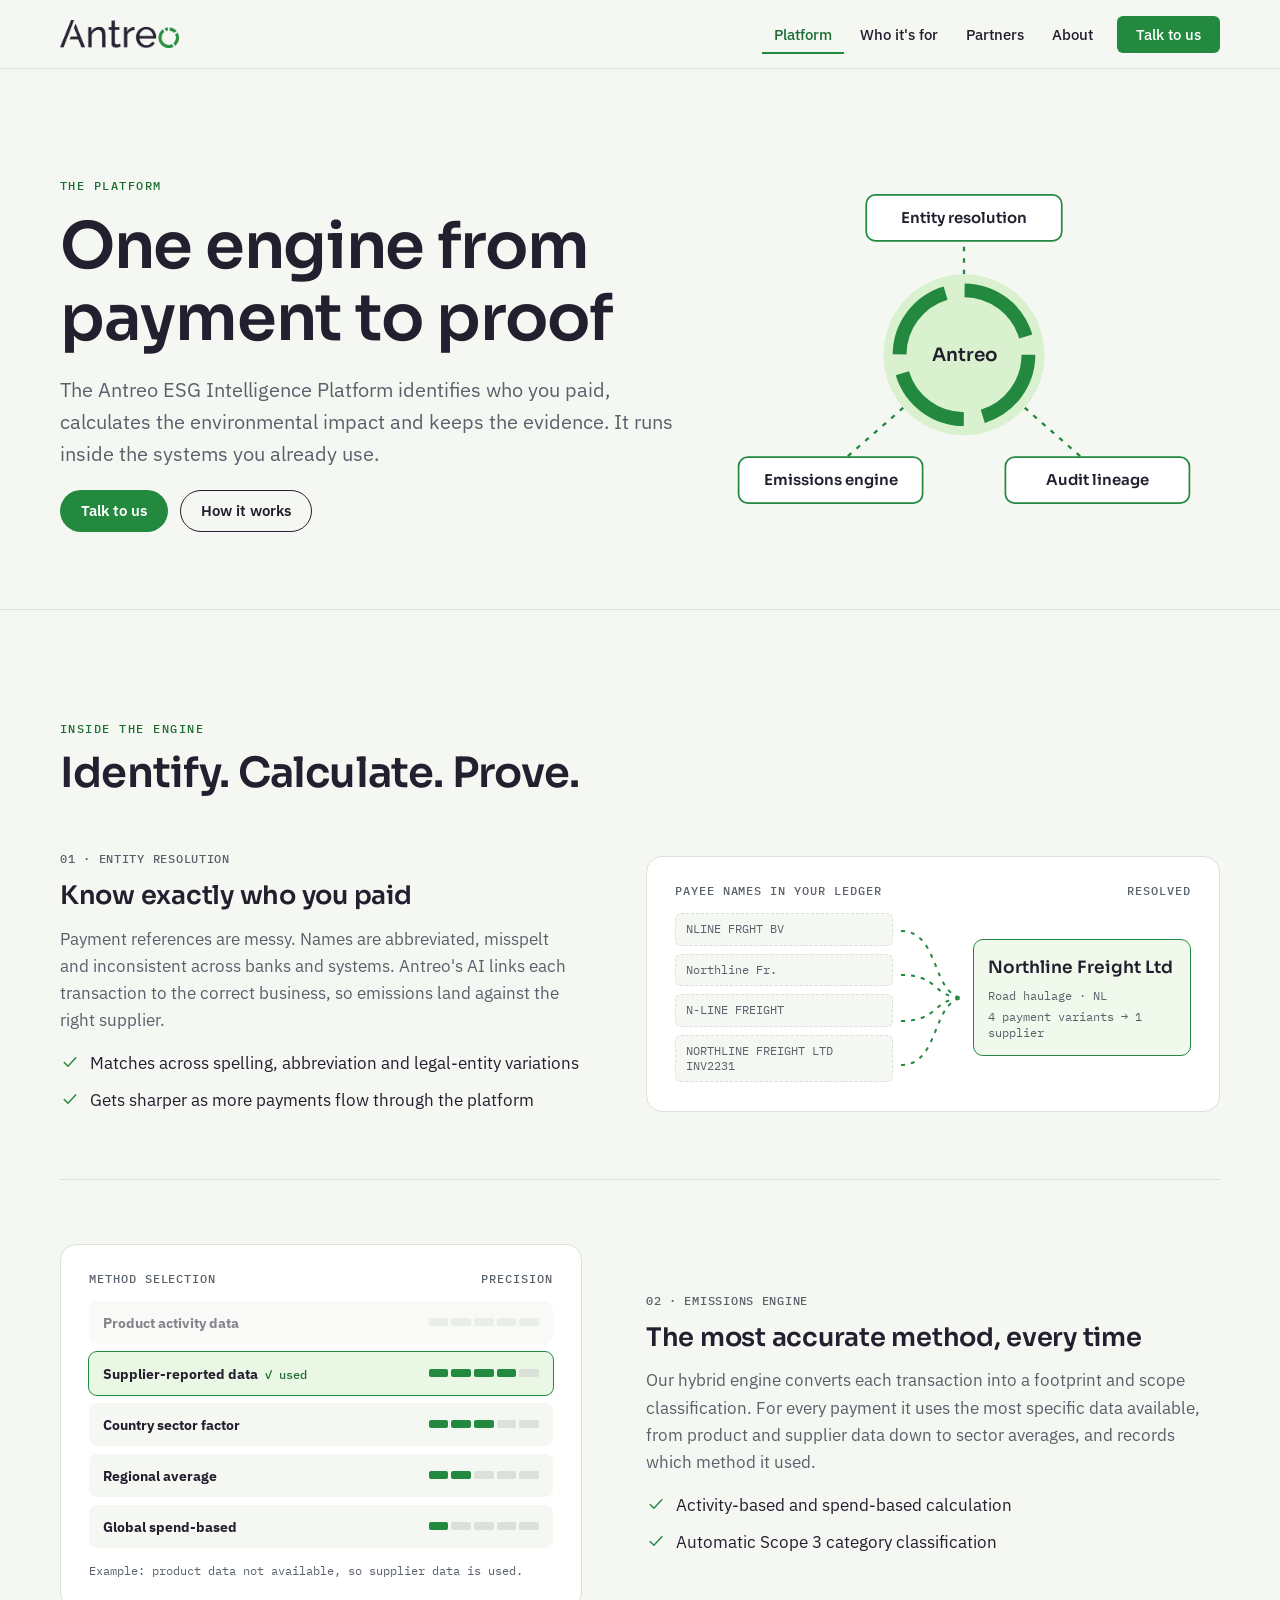
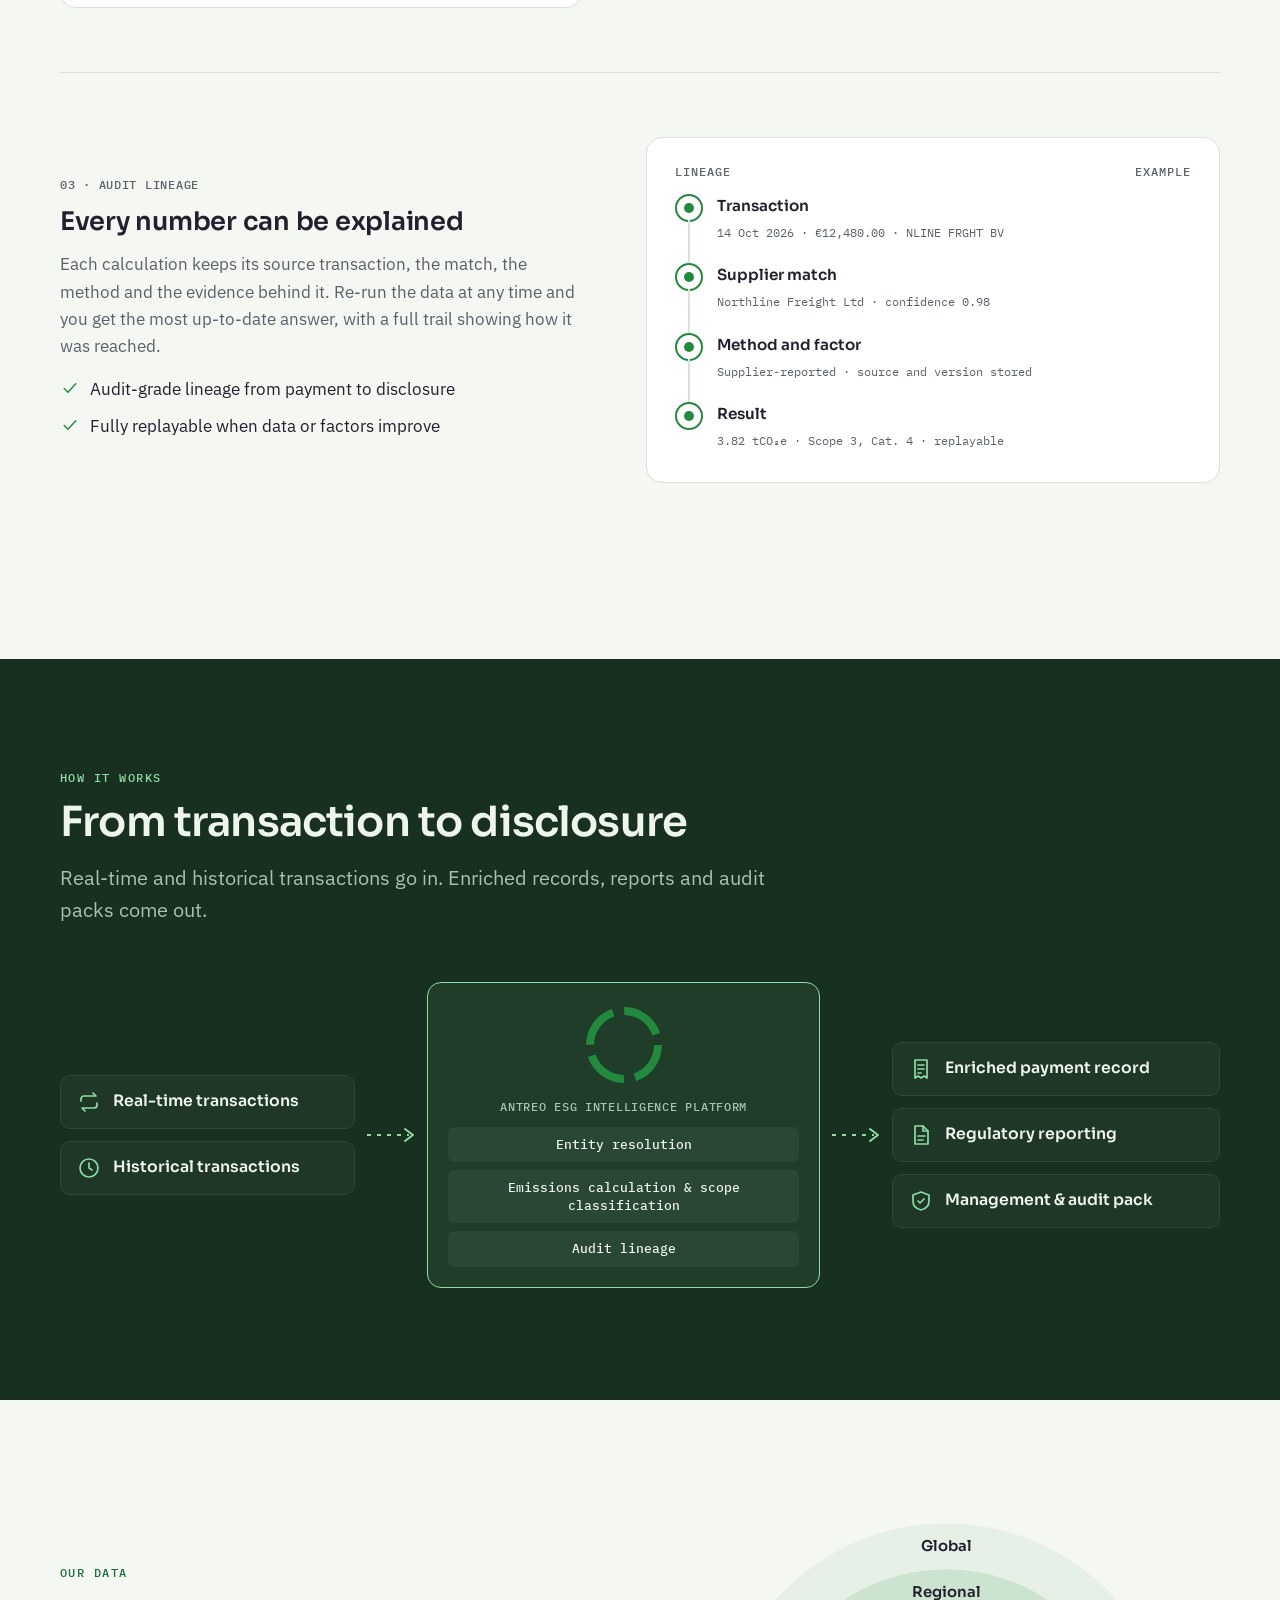
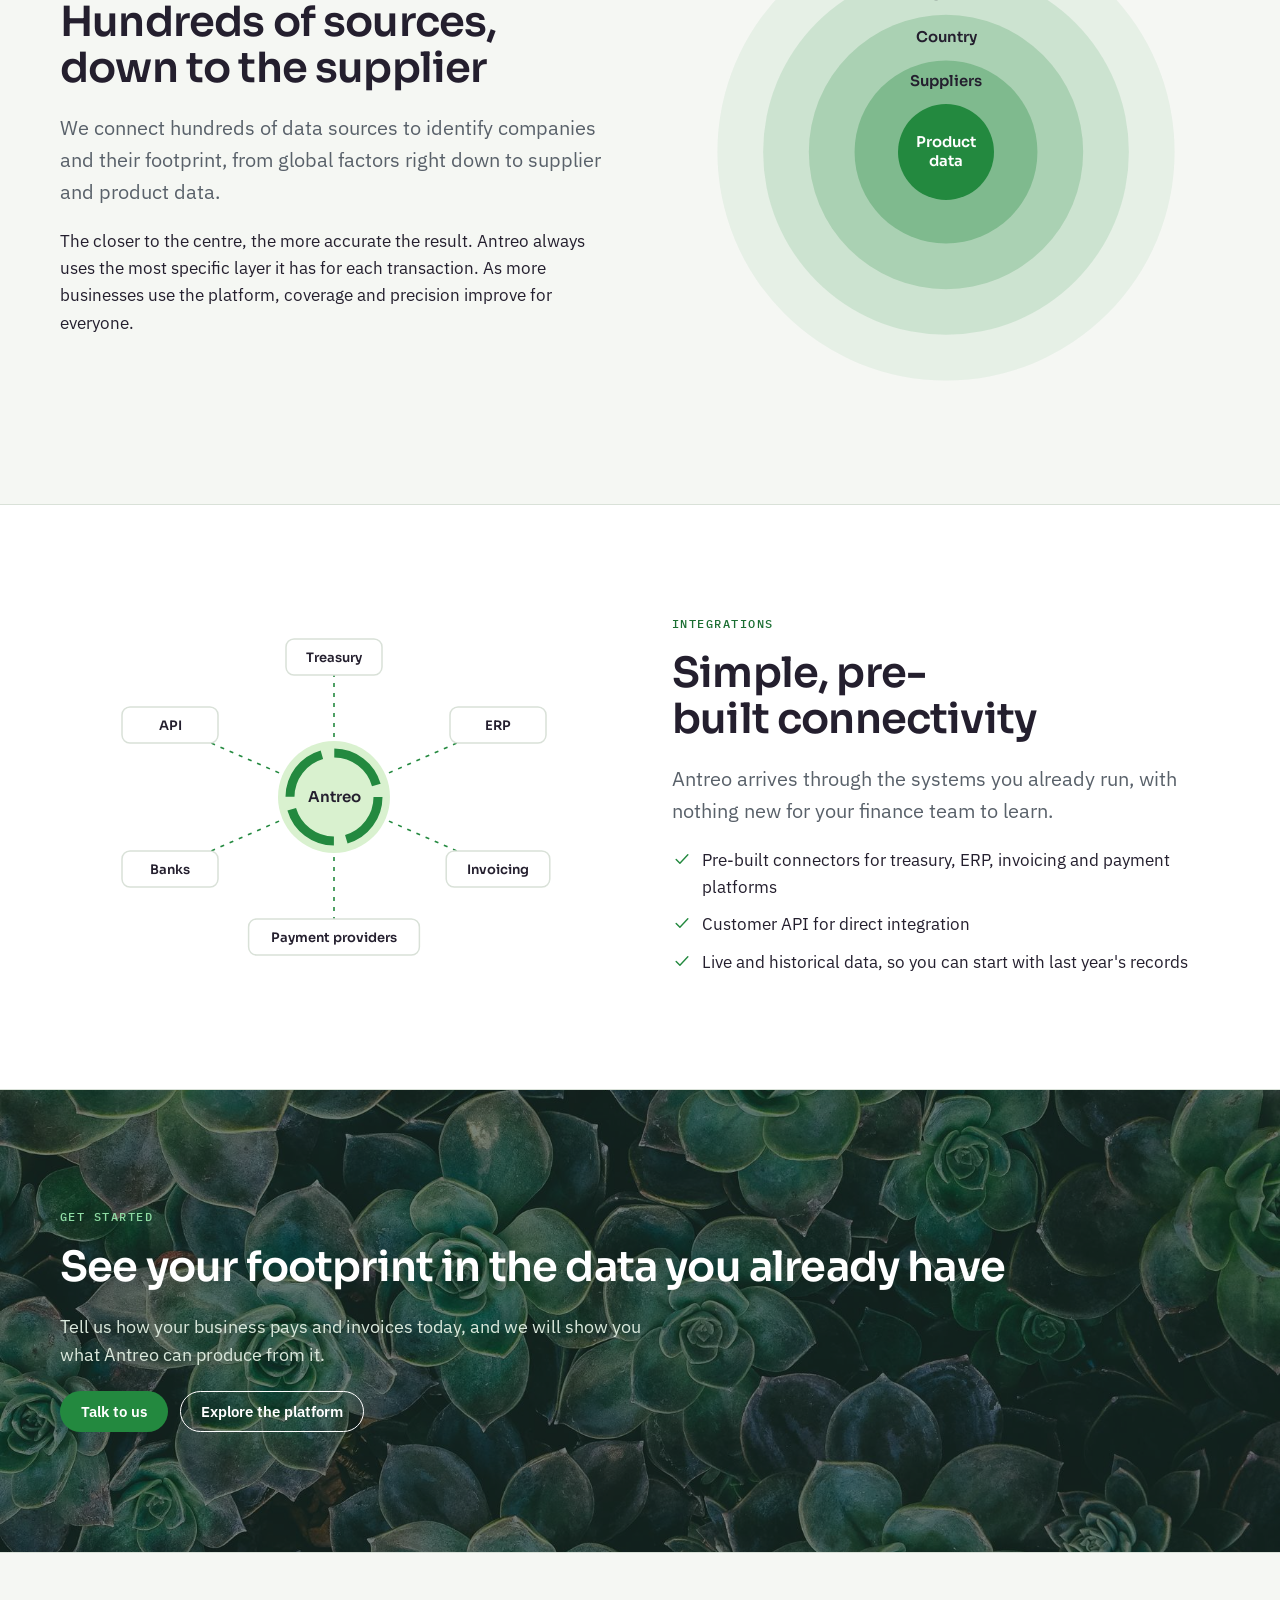
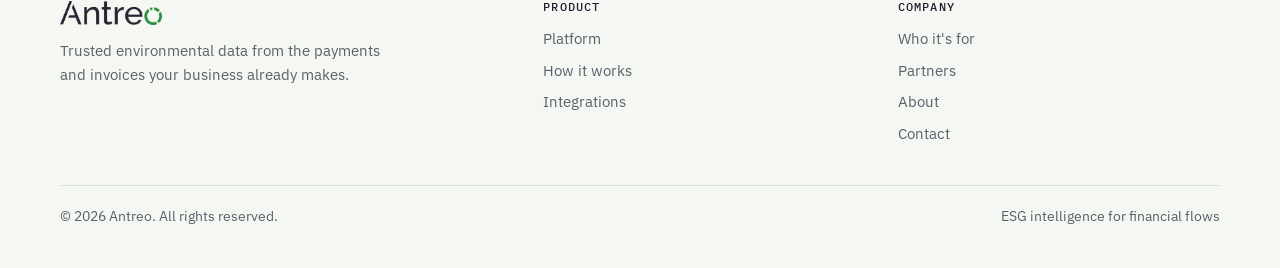
<file: platform.html>
<!doctype html>
<html lang="en">
<head>
<meta charset="utf-8">
<meta name="viewport" content="width=device-width, initial-scale=1, viewport-fit=cover">
<title>Antreo Platform</title>
<meta name="claude:viewport-fit-sides" content="cover">
<meta name="description" content="How the Antreo ESG Intelligence Platform turns payments into traceable environmental data.">
<link rel="preconnect" href="https://fonts.googleapis.com"><link rel="preconnect" href="https://fonts.gstatic.com" crossorigin><link rel="stylesheet" href="https://fonts.googleapis.com/css2?family=IBM+Plex+Mono:wght@400;500;600&family=IBM+Plex+Sans:ital,wght@0,400;0,500;0,600;1,400&family=Sora:wght@500;600;700&display=swap"><link rel="stylesheet" href="style.css">
</head>
<body>
<header class="site-header"><div class="wrap nav"><a class="brand" href="index.html" aria-label="Antreo home"><img class="logo-dark" src="img/logo.png" alt="Antreo" width="600" height="141"><img class="logo-light" src="img/logo-light.png" alt="Antreo" width="600" height="141"></a><ul class="links"><li><a href="platform.html" aria-current="page">Platform</a></li><li><a href="who-its-for.html">Who it's for</a></li><li><a href="partners.html">Partners</a></li><li><a href="about.html">About</a></li><li><a class="btn btn-primary" href="contact.html">Talk to us</a></li></ul><details class="menu"><summary>Menu</summary><ul><li><a href="index.html">Home</a></li><li><a href="platform.html" aria-current="page">Platform</a></li><li><a href="who-its-for.html">Who it's for</a></li><li><a href="partners.html">Partners</a></li><li><a href="about.html">About</a></li><li><a href="contact.html">Contact</a></li></ul></details></div></header>
<main>

<section class="page-hero"><div class="wrap hero-split">
<div class="copy"><span class="eyebrow">The platform</span>
<h1>One engine from payment to proof</h1>
<p class="lede">The Antreo ESG Intelligence Platform identifies who you paid, calculates the environmental impact and keeps the evidence. It runs inside the systems you already use.</p>
<div class="cta-row"><a class="btn btn-primary" href="contact.html">Talk to us</a><a class="btn btn-ghost" href="#how-it-works">How it works</a></div></div>
<div class="hero-art"><svg viewBox="0 0 400 330" role="img" aria-label="The Antreo engine: entity resolution, emissions engine and audit lineage"><path class="s-leaf flowline" stroke-width="2" d="M200 165L200 62M200 165L82 268M200 165L318 268"/><circle class="g-mint" cx="200" cy="165" r="70"/><circle class="s-leaf ring" cx="200" cy="165" r="56" stroke-width="12" stroke-dasharray="71.2 16.8" stroke-linecap="butt"/><text class="svg-label g-ink" x="200" y="170" text-anchor="middle" style="font-size:16px">Antreo</text><rect class="g-surface" x="115" y="26" width="170" height="40" rx="8"/><rect class="s-leaf" x="115" y="26" width="170" height="40" rx="8" stroke-width="1.5"/><text class="svg-label g-ink" x="200.0" y="50.5" text-anchor="middle">Entity resolution</text><rect class="g-surface" x="4" y="254" width="160" height="40" rx="8"/><rect class="s-leaf" x="4" y="254" width="160" height="40" rx="8" stroke-width="1.5"/><text class="svg-label g-ink" x="84.0" y="278.5" text-anchor="middle">Emissions engine</text><rect class="g-surface" x="236" y="254" width="160" height="40" rx="8"/><rect class="s-leaf" x="236" y="254" width="160" height="40" rx="8" stroke-width="1.5"/><text class="svg-label g-ink" x="316.0" y="278.5" text-anchor="middle">Audit lineage</text></svg></div>
</div></section>

<section class="section"><div class="wrap">
<div class="section-head"><span class="eyebrow">Inside the engine</span><h2>Identify. Calculate. Prove.</h2></div>

<div class="feature">
<div class="copy"><span class="tag">01 &middot; Entity resolution</span><h3 style="font-size:1.6rem">Know exactly who you paid</h3>
<p>Payment references are messy. Names are abbreviated, misspelt and inconsistent across banks and systems. Antreo's AI links each transaction to the correct business, so emissions land against the right supplier.</p>
<ul class="ticks"><li><svg class="ic" viewBox="0 0 24 24" aria-hidden="true"><path d="M5 12.5l4.5 4.5L19 7"/></svg><span>Matches across spelling, abbreviation and legal-entity variations</span></li><li><svg class="ic" viewBox="0 0 24 24" aria-hidden="true"><path d="M5 12.5l4.5 4.5L19 7"/></svg><span>Gets sharper as more payments flow through the platform</span></li></ul></div>
<div class="panel"><div class="panel-title"><span>Payee names in your ledger</span><span>Resolved</span></div>
<div class="resolve">
<div class="variants"><span class="variant">NLINE FRGHT BV</span><span class="variant">Northline Fr.</span><span class="variant">N-LINE FREIGHT</span><span class="variant">NORTHLINE FREIGHT LTD INV2231</span></div>
<svg viewBox="0 0 64 170" preserveAspectRatio="none" aria-hidden="true"><path class="s-leaf flowline" stroke-width="2" d="M0 18C40 18 30 85 64 85M0 62C40 62 30 85 64 85M0 108C40 108 30 85 64 85M0 152C40 152 30 85 64 85"/></svg>
<div class="entity"><b>Northline Freight Ltd</b><span>Road haulage &middot; NL</span><span>4 payment variants &rarr; 1 supplier</span></div>
</div></div>
</div>

<div class="feature flip">
<div class="copy"><span class="tag">02 &middot; Emissions engine</span><h3 style="font-size:1.6rem">The most accurate method, every time</h3>
<p>Our hybrid engine converts each transaction into a footprint and scope classification. For every payment it uses the most specific data available, from product and supplier data down to sector averages, and records which method it used.</p>
<ul class="ticks"><li><svg class="ic" viewBox="0 0 24 24" aria-hidden="true"><path d="M5 12.5l4.5 4.5L19 7"/></svg><span>Activity-based and spend-based calculation</span></li><li><svg class="ic" viewBox="0 0 24 24" aria-hidden="true"><path d="M5 12.5l4.5 4.5L19 7"/></svg><span>Automatic Scope 3 category classification</span></li></ul></div>
<div class="panel"><div class="panel-title"><span>Method selection</span><span>Precision</span></div>
<div class="ladder">
<div class="rung na"><b>Product activity data</b><span class="prec"><i></i><i></i><i></i><i></i><i></i></span></div>
<div class="rung pick"><b>Supplier-reported data</b><span class="prec"><i class="on"></i><i class="on"></i><i class="on"></i><i class="on"></i><i></i></span></div>
<div class="rung"><b>Country sector factor</b><span class="prec"><i class="on"></i><i class="on"></i><i class="on"></i><i></i><i></i></span></div>
<div class="rung"><b>Regional average</b><span class="prec"><i class="on"></i><i class="on"></i><i></i><i></i><i></i></span></div>
<div class="rung"><b>Global spend-based</b><span class="prec"><i class="on"></i><i></i><i></i><i></i><i></i></span></div>
</div>
<p style="margin-top:14px;font:400 .76rem/1.4 var(--mono);color:var(--muted)">Example: product data not available, so supplier data is used.</p></div>
</div>

<div class="feature">
<div class="copy"><span class="tag">03 &middot; Audit lineage</span><h3 style="font-size:1.6rem">Every number can be explained</h3>
<p>Each calculation keeps its source transaction, the match, the method and the evidence behind it. Re-run the data at any time and you get the most up-to-date answer, with a full trail showing how it was reached.</p>
<ul class="ticks"><li><svg class="ic" viewBox="0 0 24 24" aria-hidden="true"><path d="M5 12.5l4.5 4.5L19 7"/></svg><span>Audit-grade lineage from payment to disclosure</span></li><li><svg class="ic" viewBox="0 0 24 24" aria-hidden="true"><path d="M5 12.5l4.5 4.5L19 7"/></svg><span>Fully replayable when data or factors improve</span></li></ul></div>
<div class="panel"><div class="panel-title"><span>Lineage</span><span>Example</span></div>
<div class="chain">
<div class="link"><span class="dot"></span><div><b>Transaction</b><code>14 Oct 2026 &middot; &euro;12,480.00 &middot; NLINE FRGHT BV</code></div></div>
<div class="link"><span class="dot"></span><div><b>Supplier match</b><code>Northline Freight Ltd &middot; confidence 0.98</code></div></div>
<div class="link"><span class="dot"></span><div><b>Method and factor</b><code>Supplier-reported &middot; source and version stored</code></div></div>
<div class="link"><span class="dot"></span><div><b>Result</b><code>3.82 tCO&#8322;e &middot; Scope 3, Cat. 4 &middot; replayable</code></div></div>
</div></div>
</div>
</div></section>

<section class="section band" id="how-it-works"><div class="wrap">
<div class="section-head"><span class="eyebrow">How it works</span><h2>From transaction to disclosure</h2>
<p class="lede">Real-time and historical transactions go in. Enriched records, reports and audit packs come out.</p></div>
<div class="pipe">
<div class="pipe-col">
<div class="pnode"><svg class="ic" viewBox="0 0 24 24" aria-hidden="true"><path d="M4 11V9a3 3 0 0 1 3-3h12l-3-3M20 13v2a3 3 0 0 1-3 3H5l3 3"/></svg><b>Real-time transactions</b></div>
<div class="pnode"><svg class="ic" viewBox="0 0 24 24" aria-hidden="true"><circle cx="12" cy="12" r="9"/><path d="M12 7v5l3 2"/></svg><b>Historical transactions</b></div>
</div>
<svg class="arr" viewBox="0 0 56 24" aria-hidden="true"><path class="flowline" d="M4 12h42" stroke="#8fdca4" stroke-width="2" fill="none"/><path d="M42 6l8 6-8 6" stroke="#8fdca4" stroke-width="2" fill="none" stroke-linecap="round" stroke-linejoin="round"/></svg>
<div class="pcore"><svg viewBox="0 0 84 84" aria-hidden="true"><circle class="s-leaf ring" cx="42" cy="42" r="34" stroke-width="8" stroke-dasharray="42.2 11.2" stroke-linecap="butt"/></svg><span class="tag" style="color:var(--forest-muted)">Antreo ESG Intelligence Platform</span>
<ul><li>Entity resolution</li><li>Emissions calculation &amp; scope classification</li><li>Audit lineage</li></ul></div>
<svg class="arr" viewBox="0 0 56 24" aria-hidden="true"><path class="flowline" d="M4 12h42" stroke="#8fdca4" stroke-width="2" fill="none"/><path d="M42 6l8 6-8 6" stroke="#8fdca4" stroke-width="2" fill="none" stroke-linecap="round" stroke-linejoin="round"/></svg>
<div class="pipe-col">
<div class="pnode"><svg class="ic" viewBox="0 0 24 24" aria-hidden="true"><path d="M6 3h12v18l-3-2-3 2-3-2-3 2z"/><path d="M9 8h6M9 12h6M9 16h3"/></svg><b>Enriched payment record</b></div>
<div class="pnode"><svg class="ic" viewBox="0 0 24 24" aria-hidden="true"><path d="M6 3h8l5 5v13H6z"/><path d="M14 3v5h5M9 13h7M9 17h5"/></svg><b>Regulatory reporting</b></div>
<div class="pnode"><svg class="ic" viewBox="0 0 24 24" aria-hidden="true"><path d="M12 3l8 3v6c0 5-3.5 8-8 9-4.5-1-8-4-8-9V6z"/><path d="M9 12l2 2 4-4"/></svg><b>Management &amp; audit pack</b></div>
</div>
</div></div></section>

<section class="section"><div class="wrap split">
<div class="copy">
<span class="eyebrow">Our data</span>
<h2>Hundreds of sources, down to the supplier</h2>
<p class="lede">We connect hundreds of data sources to identify companies and their footprint, from global factors right down to supplier and product data.</p>
<p>The closer to the centre, the more accurate the result. Antreo always uses the most specific layer it has for each transaction. As more businesses use the platform, coverage and precision improve for everyone.</p>
</div>
<div class="figure-wrap"><svg viewBox="0 0 420 420" role="img" aria-label="Data layers from global factors on the outside to product data at the centre"><circle class="g-leaf" cx="210" cy="210" r="200" fill-opacity="0.07"/><text class="svg-label g-ink" x="210" y="34" text-anchor="middle">Global</text><circle class="g-leaf" cx="210" cy="210" r="160" fill-opacity="0.13"/><text class="svg-label g-ink" x="210" y="74" text-anchor="middle">Regional</text><circle class="g-leaf" cx="210" cy="210" r="120" fill-opacity="0.2"/><text class="svg-label g-ink" x="210" y="114" text-anchor="middle">Country</text><circle class="g-leaf" cx="210" cy="210" r="80" fill-opacity="0.32"/><text class="svg-label g-ink" x="210" y="152" text-anchor="middle">Suppliers</text><circle class="g-leaf" cx="210" cy="210" r="42"/><text class="svg-label g-surface" x="210" y="206" text-anchor="middle">Product</text><text class="svg-label g-surface" x="210" y="222" text-anchor="middle">data</text></svg></div>
</div></section>

<section class="section" id="connect" style="background:var(--surface);border-block:1px solid var(--line)"><div class="wrap split">
<div class="figure-wrap"><svg viewBox="0 0 480 360" role="img" aria-label="Antreo connected to Treasury, ERP, Invoicing, Payment providers, Banks, API"><path class="s-leaf flowline" stroke-width="1.6" d="M240 180L240 40"/><path class="s-leaf flowline" stroke-width="1.6" d="M240 180L404 108"/><path class="s-leaf flowline" stroke-width="1.6" d="M240 180L404 252"/><path class="s-leaf flowline" stroke-width="1.6" d="M240 180L240 320"/><path class="s-leaf flowline" stroke-width="1.6" d="M240 180L76 252"/><path class="s-leaf flowline" stroke-width="1.6" d="M240 180L76 108"/><circle class="g-mint" cx="240" cy="180" r="56"/><circle class="s-leaf ring" cx="240" cy="180" r="44" stroke-width="9" stroke-dasharray="56.5 12.6" stroke-linecap="butt"/><text class="svg-label g-ink" x="240" y="185" text-anchor="middle" style="font-size:15px">Antreo</text><rect class="g-surface" x="192.0" y="22" width="96" height="36" rx="8"/><rect class="s-line" x="192.0" y="22" width="96" height="36" rx="8" stroke-width="1.5"/><text class="svg-label g-ink" x="240.0" y="44.5" text-anchor="middle">Treasury</text><rect class="g-surface" x="356.0" y="90" width="96" height="36" rx="8"/><rect class="s-line" x="356.0" y="90" width="96" height="36" rx="8" stroke-width="1.5"/><text class="svg-label g-ink" x="404.0" y="112.5" text-anchor="middle">ERP</text><rect class="g-surface" x="352.2" y="234" width="103.60000000000001" height="36" rx="8"/><rect class="s-line" x="352.2" y="234" width="103.60000000000001" height="36" rx="8" stroke-width="1.5"/><text class="svg-label g-ink" x="404.0" y="256.5" text-anchor="middle">Invoicing</text><rect class="g-surface" x="154.6" y="302" width="170.8" height="36" rx="8"/><rect class="s-line" x="154.6" y="302" width="170.8" height="36" rx="8" stroke-width="1.5"/><text class="svg-label g-ink" x="240.0" y="324.5" text-anchor="middle">Payment providers</text><rect class="g-surface" x="28.0" y="234" width="96" height="36" rx="8"/><rect class="s-line" x="28.0" y="234" width="96" height="36" rx="8" stroke-width="1.5"/><text class="svg-label g-ink" x="76.0" y="256.5" text-anchor="middle">Banks</text><rect class="g-surface" x="28.0" y="90" width="96" height="36" rx="8"/><rect class="s-line" x="28.0" y="90" width="96" height="36" rx="8" stroke-width="1.5"/><text class="svg-label g-ink" x="76.0" y="112.5" text-anchor="middle">API</text></svg></div>
<div class="copy">
<span class="eyebrow">Integrations</span>
<h2>Simple, pre-built connectivity</h2>
<p class="lede">Antreo arrives through the systems you already run, with nothing new for your finance team to learn.</p>
<ul class="ticks">
<li><svg class="ic" viewBox="0 0 24 24" aria-hidden="true"><path d="M5 12.5l4.5 4.5L19 7"/></svg><span>Pre-built connectors for treasury, ERP, invoicing and payment platforms</span></li>
<li><svg class="ic" viewBox="0 0 24 24" aria-hidden="true"><path d="M5 12.5l4.5 4.5L19 7"/></svg><span>Customer API for direct integration</span></li>
<li><svg class="ic" viewBox="0 0 24 24" aria-hidden="true"><path d="M5 12.5l4.5 4.5L19 7"/></svg><span>Live and historical data, so you can start with last year's records</span></li>
</ul>
</div>
</div></section>
<section class="image-band"><img src="img/succulents.jpg" alt="" loading="lazy"><div class="wrap"><span class="eyebrow" style="color:#8fdca4">Get started</span><h2>See your footprint in the data you already have</h2><p>Tell us how your business pays and invoices today, and we will show you what Antreo can produce from it.</p><div class="cta-row"><a class="btn btn-primary" href="contact.html">Talk to us</a><a class="btn btn-ghost" href="platform.html">Explore the platform</a></div></div></section>
</main>
<footer class="site-footer"><div class="wrap">
<div class="foot">
<div><a class="brand" href="index.html" aria-label="Antreo home"><img class="logo-dark" src="img/logo.png" alt="Antreo" width="600" height="141"><img class="logo-light" src="img/logo-light.png" alt="Antreo" width="600" height="141"></a>
<p style="max-width:38ch">Trusted environmental data from the payments and invoices your business already makes.</p></div>
<div><h4>Product</h4><ul><li><a href="platform.html">Platform</a></li><li><a href="platform.html#how-it-works">How it works</a></li><li><a href="platform.html#connect">Integrations</a></li></ul></div>
<div><h4>Company</h4><ul><li><a href="who-its-for.html">Who it's for</a></li><li><a href="partners.html">Partners</a></li><li><a href="about.html">About</a></li><li><a href="contact.html">Contact</a></li></ul></div>
</div>
<div class="legal"><span>&copy; 2026 Antreo. All rights reserved.</span><span>ESG intelligence for financial flows</span></div>
</div></footer>
</body>
</html>
</file>
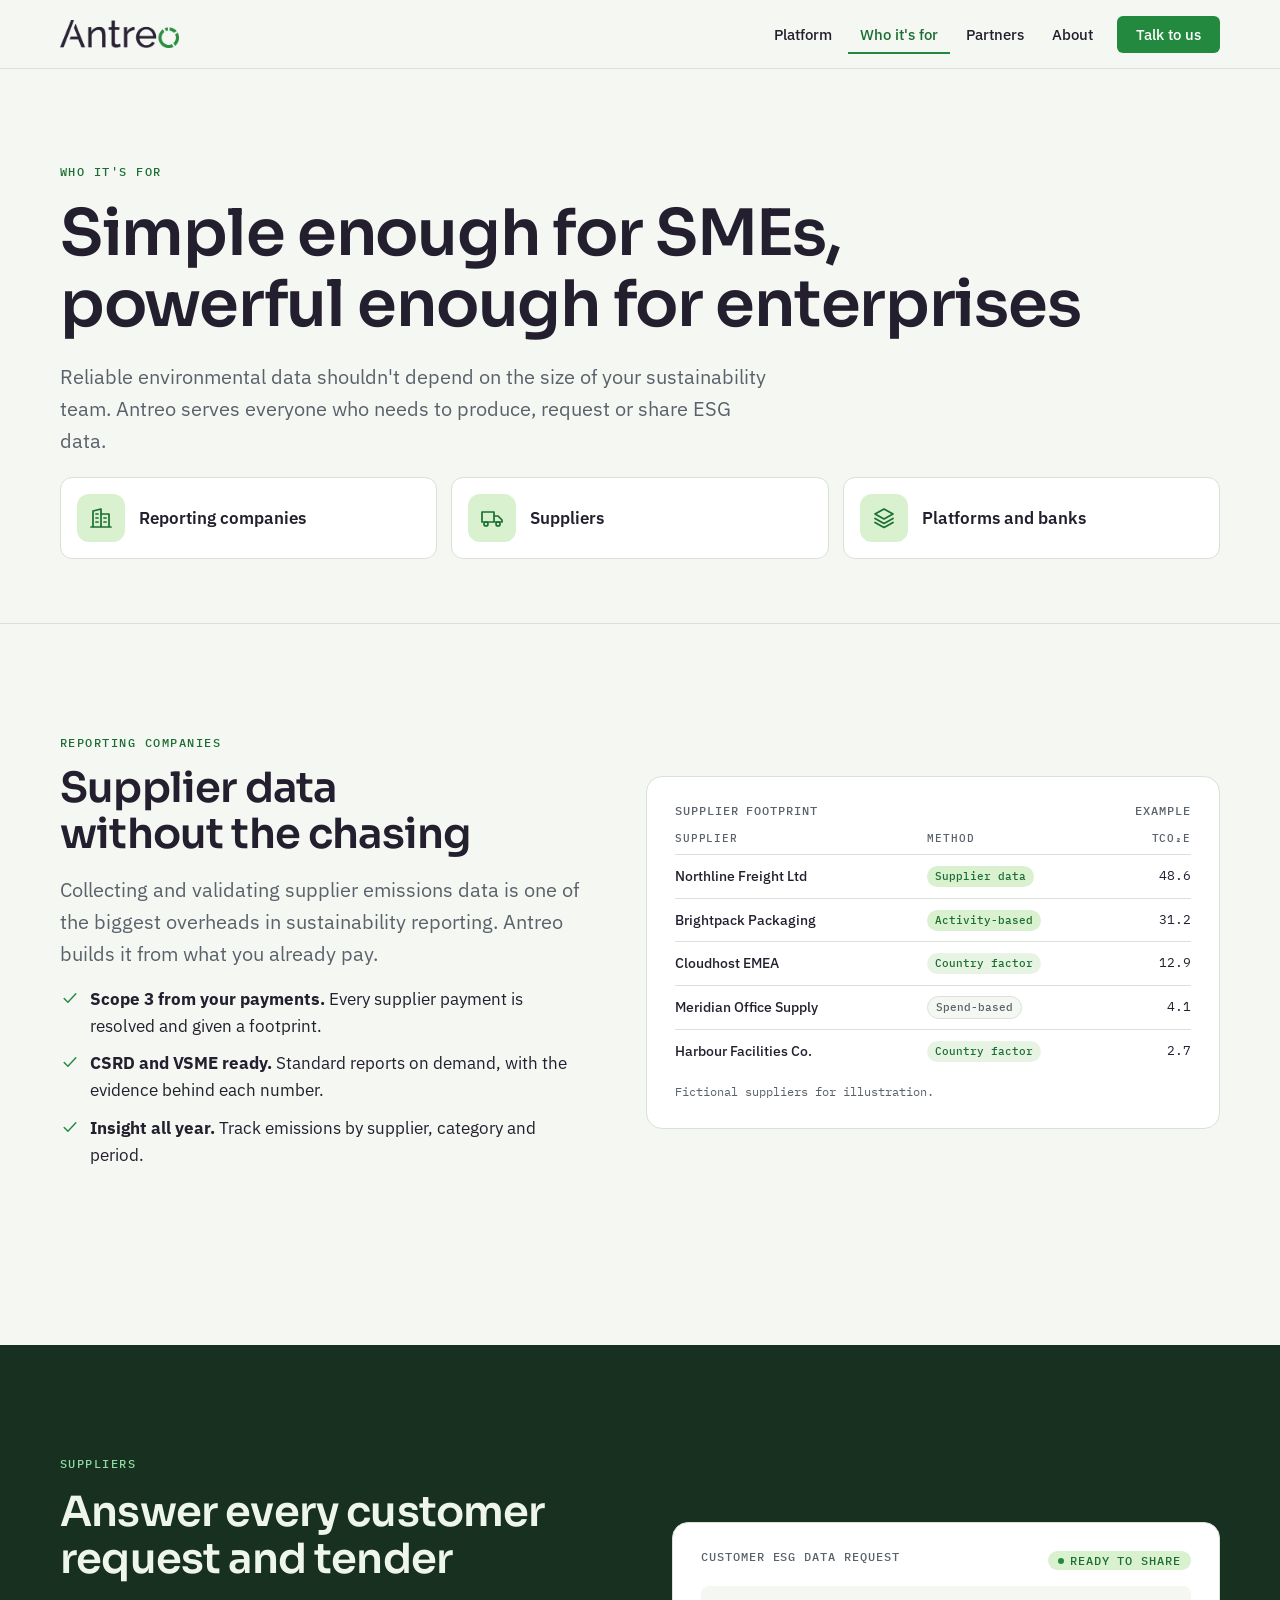
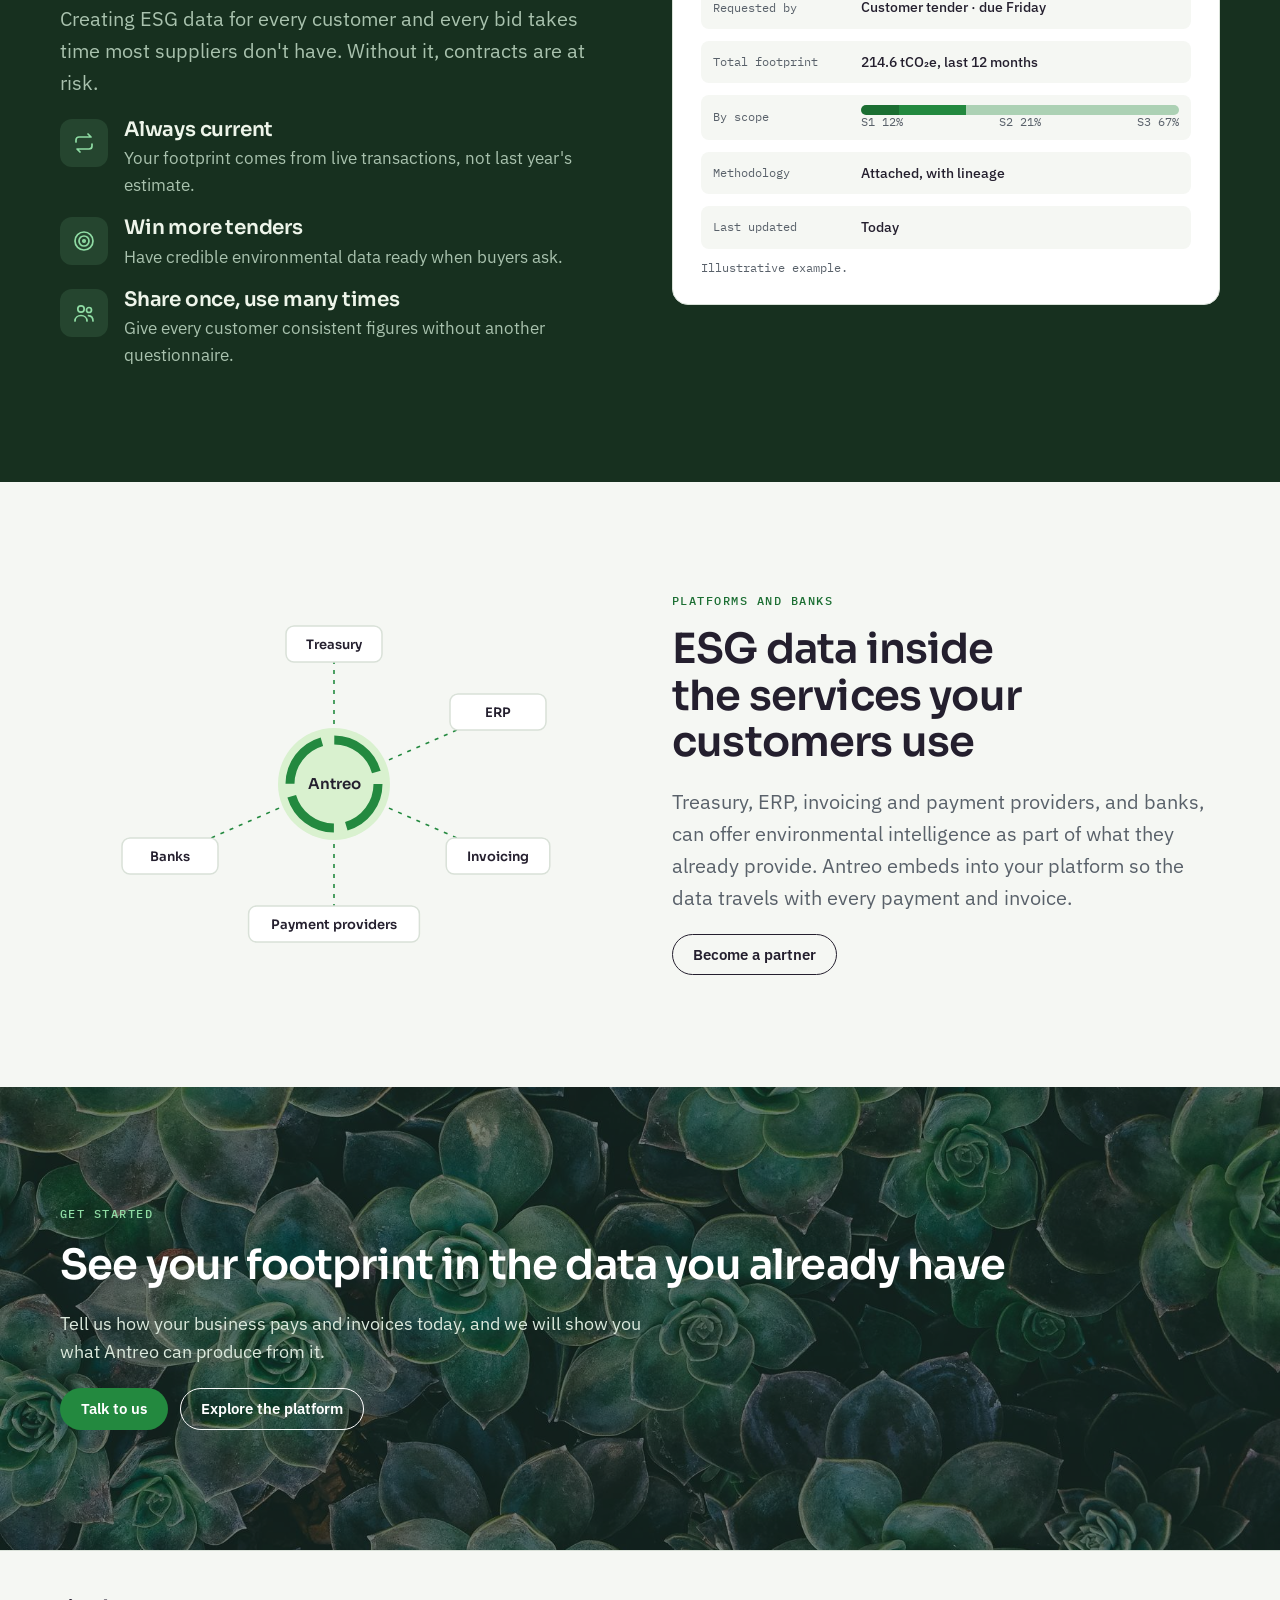
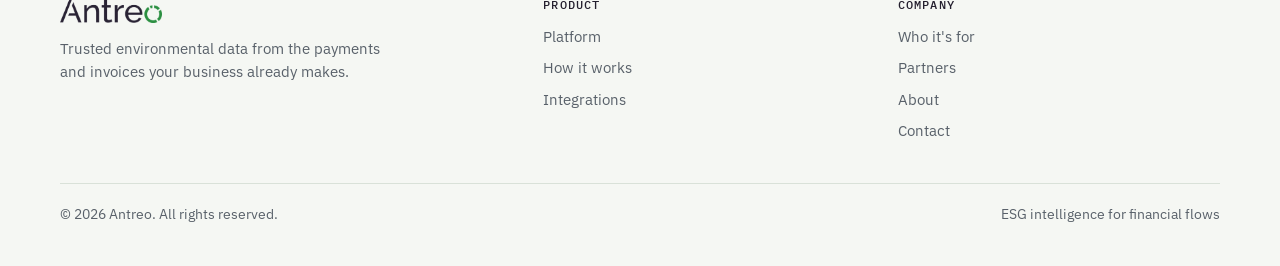
<file: who-its-for.html>
<!doctype html>
<html lang="en">
<head>
<meta charset="utf-8">
<meta name="viewport" content="width=device-width, initial-scale=1, viewport-fit=cover">
<title>Who Antreo Serves</title>
<meta name="claude:viewport-fit-sides" content="cover">
<meta name="description" content="How Antreo helps reporting companies, suppliers, platforms and banks.">
<link rel="preconnect" href="https://fonts.googleapis.com"><link rel="preconnect" href="https://fonts.gstatic.com" crossorigin><link rel="stylesheet" href="https://fonts.googleapis.com/css2?family=IBM+Plex+Mono:wght@400;500;600&family=IBM+Plex+Sans:ital,wght@0,400;0,500;0,600;1,400&family=Sora:wght@500;600;700&display=swap"><link rel="stylesheet" href="style.css">
</head>
<body>
<header class="site-header"><div class="wrap nav"><a class="brand" href="index.html" aria-label="Antreo home"><img class="logo-dark" src="img/logo.png" alt="Antreo" width="600" height="141"><img class="logo-light" src="img/logo-light.png" alt="Antreo" width="600" height="141"></a><ul class="links"><li><a href="platform.html">Platform</a></li><li><a href="who-its-for.html" aria-current="page">Who it's for</a></li><li><a href="partners.html">Partners</a></li><li><a href="about.html">About</a></li><li><a class="btn btn-primary" href="contact.html">Talk to us</a></li></ul><details class="menu"><summary>Menu</summary><ul><li><a href="index.html">Home</a></li><li><a href="platform.html">Platform</a></li><li><a href="who-its-for.html" aria-current="page">Who it's for</a></li><li><a href="partners.html">Partners</a></li><li><a href="about.html">About</a></li><li><a href="contact.html">Contact</a></li></ul></details></div></header>
<main>

<section class="page-hero"><div class="wrap">
<span class="eyebrow">Who it's for</span>
<h1>Simple enough for SMEs, powerful enough for enterprises</h1>
<p class="lede">Reliable environmental data shouldn't depend on the size of your sustainability team. Antreo serves everyone who needs to produce, request or share ESG data.</p>
<div class="jumps">
<a class="jump" href="#reporting"><span class="ic-badge"><svg class="ic" viewBox="0 0 24 24" aria-hidden="true"><path d="M4 21V5l8-2v18M12 8h8v13M2 21h20M7 8h2M7 12h2M7 16h2M15 12h2M15 16h2"/></svg></span>Reporting companies</a>
<a class="jump" href="#suppliers"><span class="ic-badge"><svg class="ic" viewBox="0 0 24 24" aria-hidden="true"><path d="M2 6h12v10H2zM14 10h4l4 4v2h-8"/><circle cx="6" cy="18" r="2"/><circle cx="18" cy="18" r="2"/></svg></span>Suppliers</a>
<a class="jump" href="#platforms"><span class="ic-badge"><svg class="ic" viewBox="0 0 24 24" aria-hidden="true"><path d="M12 3l9 5-9 5-9-5z"/><path d="M3 12.5l9 5 9-5M3 16.5l9 5 9-5"/></svg></span>Platforms and banks</a>
</div>
</div></section>

<section class="section" id="reporting"><div class="wrap">
<div class="feature">
<div class="copy"><span class="eyebrow">Reporting companies</span><h2>Supplier data without the chasing</h2>
<p class="lede">Collecting and validating supplier emissions data is one of the biggest overheads in sustainability reporting. Antreo builds it from what you already pay.</p>
<ul class="ticks">
<li><svg class="ic" viewBox="0 0 24 24" aria-hidden="true"><path d="M5 12.5l4.5 4.5L19 7"/></svg><span><b>Scope 3 from your payments.</b> Every supplier payment is resolved and given a footprint.</span></li>
<li><svg class="ic" viewBox="0 0 24 24" aria-hidden="true"><path d="M5 12.5l4.5 4.5L19 7"/></svg><span><b>CSRD and VSME ready.</b> Standard reports on demand, with the evidence behind each number.</span></li>
<li><svg class="ic" viewBox="0 0 24 24" aria-hidden="true"><path d="M5 12.5l4.5 4.5L19 7"/></svg><span><b>Insight all year.</b> Track emissions by supplier, category and period.</span></li>
</ul></div>
<div class="panel"><div class="panel-title"><span>Supplier footprint</span><span>Example</span></div>
<div class="srows">
<div class="srow head"><span>Supplier</span><span>Method</span><span style="text-align:right">tCO&#8322;e</span></div>
<div class="srow"><span class="n">Northline Freight Ltd</span><span class="st st-a">Supplier data</span><span class="v">48.6</span></div>
<div class="srow"><span class="n">Brightpack Packaging</span><span class="st st-a">Activity-based</span><span class="v">31.2</span></div>
<div class="srow"><span class="n">Cloudhost EMEA</span><span class="st st-b">Country factor</span><span class="v">12.9</span></div>
<div class="srow"><span class="n">Meridian Office Supply</span><span class="st st-c">Spend-based</span><span class="v">4.1</span></div>
<div class="srow"><span class="n">Harbour Facilities Co.</span><span class="st st-b">Country factor</span><span class="v">2.7</span></div>
</div>
<p style="margin-top:12px;font:400 .72rem/1.3 var(--mono);color:var(--muted)">Fictional suppliers for illustration.</p></div>
</div>
</div></section>

<section class="section band" id="suppliers"><div class="wrap split">
<div class="copy"><span class="eyebrow">Suppliers</span><h2>Answer every customer request and tender</h2>
<p class="lede">Creating ESG data for every customer and every bid takes time most suppliers don't have. Without it, contracts are at risk.</p>
<div class="grid" style="gap:18px">
<div class="value"><span class="ic-badge"><svg class="ic" viewBox="0 0 24 24" aria-hidden="true"><path d="M4 11V9a3 3 0 0 1 3-3h12l-3-3M20 13v2a3 3 0 0 1-3 3H5l3 3"/></svg></span><div><h3>Always current</h3><p class="muted">Your footprint comes from live transactions, not last year's estimate.</p></div></div>
<div class="value"><span class="ic-badge"><svg class="ic" viewBox="0 0 24 24" aria-hidden="true"><circle cx="12" cy="12" r="9"/><circle cx="12" cy="12" r="5"/><circle cx="12" cy="12" r="1.2"/></svg></span><div><h3>Win more tenders</h3><p class="muted">Have credible environmental data ready when buyers ask.</p></div></div>
<div class="value"><span class="ic-badge"><svg class="ic" viewBox="0 0 24 24" aria-hidden="true"><circle cx="9" cy="8" r="3.2"/><path d="M3 20c0-3.3 2.7-5.5 6-5.5s6 2.2 6 5.5"/><circle cx="17" cy="9" r="2.5"/><path d="M16.5 14.6c2.6.2 4.5 2.2 4.5 5.4"/></svg></span><div><h3>Share once, use many times</h3><p class="muted">Give every customer consistent figures without another questionnaire.</p></div></div>
</div></div>
<div class="panel" style="color:var(--ink)"><div class="panel-title"><span>Customer ESG data request</span><span class="pill">Ready to share</span></div>
<div class="req">
<div class="req-row"><span>Requested by</span><b>Customer tender &middot; due Friday</b></div>
<div class="req-row"><span>Total footprint</span><b>214.6 tCO&#8322;e, last 12 months</b></div>
<div class="req-row"><span>By scope</span><div><div class="stack"><i style="width:12%"></i><i style="width:21%"></i><i style="width:67%"></i></div><div style="display:flex;justify-content:space-between;font:400 .7rem/1.6 var(--mono);color:var(--muted)"><span>S1 12%</span><span>S2 21%</span><span>S3 67%</span></div></div></div>
<div class="req-row"><span>Methodology</span><b>Attached, with lineage</b></div>
<div class="req-row"><span>Last updated</span><b>Today</b></div>
</div>
<p style="margin-top:12px;font:400 .72rem/1.3 var(--mono);color:var(--muted)">Illustrative example.</p></div>
</div></section>

<section class="section" id="platforms"><div class="wrap split">
<div class="figure-wrap"><svg viewBox="0 0 480 360" role="img" aria-label="Platforms that embed Antreo: Treasury, ERP, Invoicing, Payment providers, Banks"><path class="s-leaf flowline" stroke-width="1.6" d="M240 180L240 40"/><path class="s-leaf flowline" stroke-width="1.6" d="M240 180L404 108"/><path class="s-leaf flowline" stroke-width="1.6" d="M240 180L404 252"/><path class="s-leaf flowline" stroke-width="1.6" d="M240 180L240 320"/><path class="s-leaf flowline" stroke-width="1.6" d="M240 180L76 252"/><circle class="g-mint" cx="240" cy="180" r="56"/><circle class="s-leaf ring" cx="240" cy="180" r="44" stroke-width="9" stroke-dasharray="56.5 12.6" stroke-linecap="butt"/><text class="svg-label g-ink" x="240" y="185" text-anchor="middle" style="font-size:15px">Antreo</text><rect class="g-surface" x="192.0" y="22" width="96" height="36" rx="8"/><rect class="s-line" x="192.0" y="22" width="96" height="36" rx="8" stroke-width="1.5"/><text class="svg-label g-ink" x="240.0" y="44.5" text-anchor="middle">Treasury</text><rect class="g-surface" x="356.0" y="90" width="96" height="36" rx="8"/><rect class="s-line" x="356.0" y="90" width="96" height="36" rx="8" stroke-width="1.5"/><text class="svg-label g-ink" x="404.0" y="112.5" text-anchor="middle">ERP</text><rect class="g-surface" x="352.2" y="234" width="103.60000000000001" height="36" rx="8"/><rect class="s-line" x="352.2" y="234" width="103.60000000000001" height="36" rx="8" stroke-width="1.5"/><text class="svg-label g-ink" x="404.0" y="256.5" text-anchor="middle">Invoicing</text><rect class="g-surface" x="154.6" y="302" width="170.8" height="36" rx="8"/><rect class="s-line" x="154.6" y="302" width="170.8" height="36" rx="8" stroke-width="1.5"/><text class="svg-label g-ink" x="240.0" y="324.5" text-anchor="middle">Payment providers</text><rect class="g-surface" x="28.0" y="234" width="96" height="36" rx="8"/><rect class="s-line" x="28.0" y="234" width="96" height="36" rx="8" stroke-width="1.5"/><text class="svg-label g-ink" x="76.0" y="256.5" text-anchor="middle">Banks</text></svg></div>
<div class="copy"><span class="eyebrow">Platforms and banks</span>
<h2>ESG data inside the services your customers use</h2>
<p class="lede">Treasury, ERP, invoicing and payment providers, and banks, can offer environmental intelligence as part of what they already provide. Antreo embeds into your platform so the data travels with every payment and invoice.</p>
<div><a class="btn btn-ghost" href="partners.html">Become a partner</a></div>
</div>
</div></section>
<section class="image-band"><img src="img/succulents.jpg" alt="" loading="lazy"><div class="wrap"><span class="eyebrow" style="color:#8fdca4">Get started</span><h2>See your footprint in the data you already have</h2><p>Tell us how your business pays and invoices today, and we will show you what Antreo can produce from it.</p><div class="cta-row"><a class="btn btn-primary" href="contact.html">Talk to us</a><a class="btn btn-ghost" href="platform.html">Explore the platform</a></div></div></section>
</main>
<footer class="site-footer"><div class="wrap">
<div class="foot">
<div><a class="brand" href="index.html" aria-label="Antreo home"><img class="logo-dark" src="img/logo.png" alt="Antreo" width="600" height="141"><img class="logo-light" src="img/logo-light.png" alt="Antreo" width="600" height="141"></a>
<p style="max-width:38ch">Trusted environmental data from the payments and invoices your business already makes.</p></div>
<div><h4>Product</h4><ul><li><a href="platform.html">Platform</a></li><li><a href="platform.html#how-it-works">How it works</a></li><li><a href="platform.html#connect">Integrations</a></li></ul></div>
<div><h4>Company</h4><ul><li><a href="who-its-for.html">Who it's for</a></li><li><a href="partners.html">Partners</a></li><li><a href="about.html">About</a></li><li><a href="contact.html">Contact</a></li></ul></div>
</div>
<div class="legal"><span>&copy; 2026 Antreo. All rights reserved.</span><span>ESG intelligence for financial flows</span></div>
</div></footer>
</body>
</html>
</file>
<file: style.css>
/* Layout: wide editorial bands alternating paper and deep forest, a 1160px content column, mono "ledger" details for data. */
:root {
  --paper: #f5f7f3;
  --surface: #ffffff;
  --ink: #241f2e;
  --muted: #59616a;
  --line: #d9e1d8;
  --leaf: #23893f;
  --leaf-strong: #1b6e32;
  --mint: #d9f1cf;
  --forest: #17301f;
  --forest-ink: #eef5ea;
  --forest-muted: #a9c2ae;
  --forest-line: #2c4a36;
  --display: "Sora", "Avenir Next", "Segoe UI", system-ui, sans-serif;
  --body: "IBM Plex Sans", "Helvetica Neue", Arial, system-ui, sans-serif;
  --mono: "IBM Plex Mono", ui-monospace, "SFMono-Regular", Menlo, monospace;
  --col: 1160px;
  --radius: 10px;
  padding-top: env(safe-area-inset-top, 0px);
  padding-bottom: env(safe-area-inset-bottom, 0px);
}
@media (prefers-color-scheme: dark) {
  :root:not([data-theme="light"]) {
    --paper: #111613; --surface: #18201b; --ink: #ecf1ea; --muted: #a0aca3; --line: #2a352e;
    --leaf: #5cc77a; --leaf-strong: #7ad693; --mint: #1f3a29;
    --forest: #0b1a10; --forest-ink: #eef5ea; --forest-muted: #9fb8a5; --forest-line: #23402d;
    color-scheme: dark;
  }
}
:root[data-theme="dark"] {
  --paper: #111613; --surface: #18201b; --ink: #ecf1ea; --muted: #a0aca3; --line: #2a352e;
  --leaf: #5cc77a; --leaf-strong: #7ad693; --mint: #1f3a29;
  --forest: #0b1a10; --forest-ink: #eef5ea; --forest-muted: #9fb8a5; --forest-line: #23402d;
  color-scheme: dark;
}

* { box-sizing: border-box; }
html { scroll-behavior: smooth; }
@media (prefers-reduced-motion: reduce) { html { scroll-behavior: auto; } * { transition: none !important; animation: none !important; } }
body {
  margin: 0; background: var(--paper); color: var(--ink);
  font: 400 17px/1.6 var(--body);
  -webkit-font-smoothing: antialiased;
}
img { max-width: 100%; display: block; }
a { color: var(--leaf-strong); text-underline-offset: 3px; }
a:focus-visible, button:focus-visible, input:focus-visible, select:focus-visible, textarea:focus-visible, summary:focus-visible {
  outline: 2px solid var(--leaf); outline-offset: 3px; border-radius: 4px;
}
h1, h2, h3, h4 { font-family: var(--display); font-weight: 600; letter-spacing: -0.02em; line-height: 1.12; margin: 0; text-wrap: balance; }
h1 { font-size: clamp(2.3rem, 5.2vw, 4rem); }
h2 { font-size: clamp(1.8rem, 3.4vw, 2.6rem); }
h3 { font-size: 1.25rem; letter-spacing: -0.01em; }
p { margin: 0; }
.lede { font-size: clamp(1.08rem, 1.6vw, 1.25rem); color: var(--muted); max-width: 60ch; }
.eyebrow { font: 500 0.78rem/1 var(--mono); text-transform: uppercase; letter-spacing: 0.12em; color: var(--leaf-strong); }

/* gutters */
.wrap { max-width: calc(var(--col) + 2 * 16px); margin: 0 auto;
  padding-left: max(16px, env(safe-area-inset-left, 0px)); padding-right: max(16px, env(safe-area-inset-right, 0px)); }
@media (min-width: 760px) { .wrap { padding-left: max(32px, env(safe-area-inset-left, 0px)); padding-right: max(32px, env(safe-area-inset-right, 0px)); max-width: calc(var(--col) + 64px); } }

/* header */
body::before { content: ""; position: fixed; inset: 0 0 auto; height: env(safe-area-inset-top, 0px); z-index: 30; background: var(--paper); }
.site-header { position: sticky; top: env(safe-area-inset-top, 0px); z-index: 20; background: color-mix(in srgb, var(--paper) 92%, transparent);
  backdrop-filter: blur(10px); border-bottom: 1px solid var(--line); }
.nav { display: flex; align-items: center; justify-content: space-between; gap: 24px; padding-block: 14px; }
.brand { display: block; line-height: 0; }
.brand img { height: 28px; width: auto; }
.logo-light { display: none; }
@media (prefers-color-scheme: dark) { :root:not([data-theme="light"]) .logo-dark { display: none; } :root:not([data-theme="light"]) .logo-light { display: block; } }
:root[data-theme="dark"] .logo-dark { display: none; } :root[data-theme="dark"] .logo-light { display: block; }
.links { display: flex; align-items: center; gap: 4px; list-style: none; margin: 0; padding: 0; }
.links a { display: block; padding: 8px 12px; border-radius: 6px; color: var(--ink); text-decoration: none; font-size: 0.95rem; font-weight: 500; }
.links a:hover { background: var(--mint); }
.links a[aria-current="page"] { color: var(--leaf-strong); box-shadow: inset 0 -2px 0 var(--leaf); border-radius: 0; }
.btn { display: inline-flex; align-items: center; gap: 8px; padding: 12px 20px; border-radius: 999px; font: 600 0.95rem/1 var(--body);
  text-decoration: none; border: 1.5px solid transparent; cursor: pointer; transition: background .2s, color .2s, border-color .2s; }
.btn-primary { background: var(--leaf); color: #fff; }
:root[data-theme="dark"] .btn-primary { color: #0b1a10; }
@media (prefers-color-scheme: dark) { :root:not([data-theme="light"]) .btn-primary { color: #0b1a10; } }
.btn-primary:hover { background: var(--leaf-strong); }
.btn-ghost { border-color: currentColor; color: var(--ink); }
.btn-ghost:hover { background: var(--mint); }
.links .btn { color: #fff; padding: 10px 18px; margin-left: 8px; }
.links .btn:hover { background: var(--leaf-strong); }
.menu { display: none; position: relative; }
.menu summary { list-style: none; cursor: pointer; font: 600 0.9rem/1 var(--body); padding: 10px 14px; border: 1.5px solid var(--line); border-radius: 999px; }
.menu summary::-webkit-details-marker { display: none; }
.menu ul { position: absolute; right: 0; top: calc(100% + 10px); background: var(--surface); border: 1px solid var(--line); border-radius: var(--radius);
  list-style: none; margin: 0; padding: 8px; min-width: 220px; box-shadow: 0 12px 40px rgb(0 0 0 / .12); }
.menu ul a { display: block; padding: 10px 12px; color: var(--ink); text-decoration: none; border-radius: 6px; }
.menu ul a:hover, .menu ul a[aria-current="page"] { background: var(--mint); }
@media (max-width: 880px) { .links { display: none; } .menu { display: block; } }

/* sections */
.section { padding-block: clamp(64px, 9vw, 112px); }
.section-tight { padding-block: clamp(48px, 6vw, 72px); }
.section-head { display: grid; gap: 16px; max-width: 760px; margin-bottom: clamp(36px, 5vw, 56px); }
.band { background: var(--forest); color: var(--forest-ink); }
.band .lede, .band .muted { color: var(--forest-muted); }
.band .eyebrow { color: #8fdca4; }
.rule { border: 0; border-top: 1px solid var(--line); margin: 0; }

/* page hero (inner pages) */
.page-hero { padding-block: clamp(56px, 8vw, 96px) clamp(40px, 6vw, 64px); border-bottom: 1px solid var(--line); }
.page-hero .wrap { display: grid; gap: 20px; }

/* home hero */
.hero { padding-block: clamp(48px, 7vw, 88px); }
.hero-grid { display: grid; grid-template-columns: minmax(0, 1.05fr) minmax(0, 0.95fr); gap: clamp(32px, 5vw, 72px); align-items: center; }
.hero-copy { display: grid; gap: 24px; min-width: 0; }
.hero h1 em { font-style: normal; color: var(--leaf-strong); }
.cta-row { display: flex; flex-wrap: wrap; gap: 12px; }
@media (max-width: 900px) { .hero-grid { grid-template-columns: minmax(0, 1fr); } }

/* the enriched record (signature element) */
.record { background: var(--surface); border: 1px solid var(--line); border-radius: 14px; box-shadow: 0 30px 60px -30px rgb(23 48 31 / .35);
  font-family: var(--mono); font-size: 0.82rem; overflow: hidden; min-width: 0; }
.record-head { display: flex; justify-content: space-between; align-items: center; gap: 12px; padding: 12px 18px; border-bottom: 1px solid var(--line); color: var(--muted); }
.record-head b { color: var(--ink); font-weight: 600; }
.pill { display: inline-flex; align-items: center; gap: 6px; padding: 4px 10px; border-radius: 999px; background: var(--mint); color: var(--leaf-strong); font: 500 0.72rem/1 var(--mono); white-space: nowrap; }
.pill::before { content: ""; width: 6px; height: 6px; border-radius: 50%; background: var(--leaf); }
.record-body { display: grid; }
.rrow { display: grid; grid-template-columns: 9.5rem minmax(0, 1fr); gap: 12px; padding: 9px 18px; border-bottom: 1px dashed var(--line); font-variant-numeric: tabular-nums; }
.rrow:last-child { border-bottom: 0; }
.rrow dt { color: var(--muted); }
.rrow dd { margin: 0; overflow-wrap: anywhere; }
.rrow.add { background: color-mix(in srgb, var(--mint) 45%, transparent); }
.rrow.add dt::before { content: "+ "; color: var(--leaf); }
.big { font: 600 1.5rem/1 var(--display); color: var(--leaf-strong); letter-spacing: -0.02em; }
.record-foot { padding: 10px 18px; color: var(--muted); font-size: 0.74rem; border-top: 1px solid var(--line); }
@media (max-width: 460px) { .rrow { grid-template-columns: minmax(0, 1fr); gap: 2px; } }

/* grids */
.grid { display: grid; gap: clamp(20px, 3vw, 32px); }
.g2 { grid-template-columns: repeat(2, minmax(0, 1fr)); }
.g3 { grid-template-columns: repeat(3, minmax(0, 1fr)); }
.g4 { grid-template-columns: repeat(4, minmax(0, 1fr)); }
@media (max-width: 960px) { .g4 { grid-template-columns: repeat(2, minmax(0, 1fr)); } .g3 { grid-template-columns: repeat(2, minmax(0, 1fr)); } }
@media (max-width: 640px) { .g2, .g3, .g4 { grid-template-columns: minmax(0, 1fr); } }
.item { display: grid; gap: 10px; align-content: start; min-width: 0; }
.item p { color: var(--muted); }
.band .item p { color: var(--forest-muted); }
.ruled .item { border-top: 2px solid var(--leaf); padding-top: 18px; }
.band .ruled .item { border-top-color: #8fdca4; }
.card { background: var(--surface); border: 1px solid var(--line); border-radius: var(--radius); padding: clamp(22px, 3vw, 32px); }
.tag { font: 500 0.75rem/1 var(--mono); color: var(--muted); letter-spacing: 0.06em; text-transform: uppercase; }

/* split media */
.split { display: grid; grid-template-columns: minmax(0, 1fr) minmax(0, 1fr); gap: clamp(32px, 5vw, 72px); align-items: center; }
.split > * { min-width: 0; }
.split .copy { display: grid; gap: 20px; }
.photo { border-radius: 14px; overflow: hidden; aspect-ratio: 4 / 5; max-width: 100%; }
.photo img { width: 100%; height: 100%; object-fit: cover; }
@media (max-width: 860px) { .split { grid-template-columns: minmax(0, 1fr); } .photo { aspect-ratio: 16 / 10; } }

/* flow diagram */
.flow { display: grid; grid-template-columns: minmax(0, 1fr) auto minmax(0, 1.2fr) auto minmax(0, 1fr); gap: 16px; align-items: stretch; }
.flow-col { display: grid; gap: 12px; align-content: center; min-width: 0; }
.node { border: 1px solid var(--forest-line); border-radius: var(--radius); padding: 14px 16px; background: rgb(255 255 255 / .03); }
.node .tag { color: var(--forest-muted); }
.node b { display: block; font: 600 1rem/1.3 var(--display); margin-top: 6px; }
.node.core { background: rgb(143 220 164 / .08); border-color: #8fdca4; display: grid; gap: 12px; padding: 20px; }
.node.core ul { list-style: none; margin: 0; padding: 0; display: grid; gap: 8px; }
.node.core li { font: 500 0.88rem/1.3 var(--mono); padding: 10px 12px; border-radius: 6px; background: rgb(255 255 255 / .05); }
.arrow { display: grid; place-items: center; color: #8fdca4; font: 400 1.6rem/1 var(--mono); }
@media (max-width: 900px) { .flow { grid-template-columns: minmax(0, 1fr); } .arrow { transform: rotate(90deg); padding-block: 4px; } }

/* steps */
.steps { list-style: none; margin: 0; padding: 0; display: grid; gap: 0; counter-reset: s; }
.steps li { display: grid; grid-template-columns: 3.2rem minmax(0, 1fr); gap: 20px; padding-block: 24px; border-top: 1px solid var(--line); counter-increment: s; }
.steps li::before { content: counter(s, decimal-leading-zero); font: 500 0.9rem/1.6 var(--mono); color: var(--leaf-strong); }
.steps li div { display: grid; gap: 6px; }
.steps p { color: var(--muted); max-width: 62ch; }

/* data layers */
.layers { display: grid; gap: 8px; }
.layer { display: grid; grid-template-columns: 9rem minmax(0, 1fr); gap: 16px; align-items: center; padding: 14px 18px; border-radius: 8px; background: var(--surface); border: 1px solid var(--line); }
.layer b { font: 600 1rem/1.2 var(--display); }
.layer span { color: var(--muted); font-size: 0.95rem; }
.layer:nth-child(1) { margin-right: 0; } .layer:nth-child(2) { margin-left: 4%; } .layer:nth-child(3) { margin-left: 8%; } .layer:nth-child(4) { margin-left: 12%; } .layer:nth-child(5) { margin-left: 16%; border-color: var(--leaf); }
@media (max-width: 560px) { .layer { grid-template-columns: minmax(0, 1fr); gap: 4px; } .layer:nth-child(n) { margin-left: 0; } }

/* roadmap */
.roadmap { display: grid; grid-template-columns: repeat(5, minmax(0, 1fr)); gap: 16px; }
.stage { display: grid; gap: 12px; align-content: start; padding-top: 18px; border-top: 2px solid var(--line); min-width: 0; }
.stage:first-child { border-top-color: var(--leaf); }
.stage h3 { font-size: 1.05rem; }
.stage ul { margin: 0; padding: 0; list-style: none; display: grid; gap: 6px; font-size: 0.92rem; color: var(--muted); }
.stage li::before { content: "– "; color: var(--leaf); }
@media (max-width: 1000px) { .roadmap { grid-template-columns: repeat(2, minmax(0, 1fr)); } }
@media (max-width: 560px) { .roadmap { grid-template-columns: minmax(0, 1fr); } }

/* people */
.person { display: grid; grid-template-columns: 180px minmax(0, 1fr); gap: 28px; align-items: start; }
.person img { width: 180px; height: 220px; object-fit: cover; border-radius: 12px; }
.person .copy { display: grid; gap: 12px; }
.person .role { font: 500 0.8rem/1 var(--mono); color: var(--leaf-strong); letter-spacing: 0.1em; text-transform: uppercase; }
.person p { color: var(--muted); }
@media (max-width: 620px) { .person { grid-template-columns: minmax(0, 1fr); } .person img { width: 140px; height: 170px; } }

/* image band */
.image-band { position: relative; color: #fff; background: #10251a; overflow: hidden; }
.image-band img { position: absolute; inset: 0; width: 100%; height: 100%; object-fit: cover; opacity: .45; }
.image-band .wrap { position: relative; padding-block: clamp(72px, 10vw, 120px); display: grid; gap: 22px; justify-items: start; }
.image-band p { color: #dbe9dd; max-width: 56ch; font-size: 1.1rem; }
.image-band .btn-ghost { color: #fff; }
.image-band .btn-ghost:hover { background: rgb(255 255 255 / .12); }

/* stat */
.stat { display: grid; gap: 6px; }
.stat b { font: 600 clamp(2.2rem, 4vw, 3rem)/1 var(--display); letter-spacing: -0.03em; color: var(--leaf-strong); font-variant-numeric: tabular-nums; }
.band .stat b { color: #8fdca4; }

/* forms */
.form { display: grid; gap: 18px; }
.field { display: grid; gap: 6px; }
.field label { font-weight: 600; font-size: 0.92rem; }
.field input, .field select, .field textarea { font: inherit; font-size: 1rem; padding: 12px 14px; border-radius: 8px; border: 1.5px solid var(--line); background: var(--surface); color: var(--ink); width: 100%; }
.field textarea { min-height: 140px; resize: vertical; }
.form .row2 { display: grid; grid-template-columns: repeat(2, minmax(0, 1fr)); gap: 18px; }
@media (max-width: 560px) { .form .row2 { grid-template-columns: minmax(0, 1fr); } }
.notice { padding: 14px 16px; border-radius: 8px; background: var(--mint); color: var(--ink); font-size: 0.95rem; }

/* footer */
.site-footer { border-top: 1px solid var(--line); padding-block: 48px 40px; font-size: 0.92rem; color: var(--muted); }
.foot { display: grid; grid-template-columns: minmax(0, 1.4fr) repeat(2, minmax(0, 1fr)); gap: 32px; }
.foot h4 { font: 500 0.75rem/1 var(--mono); letter-spacing: 0.1em; text-transform: uppercase; color: var(--ink); margin-bottom: 14px; }
.foot ul { list-style: none; margin: 0; padding: 0; display: grid; gap: 8px; }
.foot a { color: var(--muted); text-decoration: none; }
.foot a:hover { color: var(--ink); }
.foot .brand img { height: 24px; margin-bottom: 14px; }
.legal { margin-top: 40px; padding-top: 20px; border-top: 1px solid var(--line); display: flex; flex-wrap: wrap; justify-content: space-between; gap: 12px; font-size: 0.85rem; }
@media (max-width: 700px) { .foot { grid-template-columns: minmax(0, 1fr); } }

/* ===== Graphics ===== */
.ic { width: 24px; height: 24px; fill: none; stroke: currentColor; stroke-width: 1.7; stroke-linecap: round; stroke-linejoin: round; flex: none; }
.ic-badge { display: inline-grid; place-items: center; width: 48px; height: 48px; border-radius: 12px; background: var(--mint); color: var(--leaf-strong); }
.band .ic-badge { background: rgb(143 220 164 / .12); color: #8fdca4; }
.g-ink { fill: var(--ink); } .g-muted { fill: var(--muted); } .g-leaf { fill: var(--leaf); } .g-mint { fill: var(--mint); }
.g-surface { fill: var(--surface); } .g-paper { fill: var(--paper); } .g-line { fill: var(--line); }
.s-line { stroke: var(--line); fill: none; } .s-leaf { stroke: var(--leaf); fill: none; } .s-muted { stroke: var(--muted); fill: none; }
.svg-text { font-family: var(--mono); font-size: 11px; }
.svg-label { font-family: var(--display); font-weight: 600; font-size: 13px; }
.flowline { stroke-dasharray: 4 6; animation: dash 1.2s linear infinite; }
@keyframes dash { to { stroke-dashoffset: -20; } }
.ring { animation: spin 18s linear infinite; transform-origin: center; transform-box: fill-box; }
@keyframes spin { to { transform: rotate(360deg); } }

/* hero visual */
.hero-visual { display: grid; gap: 0; min-width: 0; }
.feed { display: grid; gap: 8px; }
.ticket { display: flex; justify-content: space-between; gap: 12px; padding: 10px 14px; border-radius: 8px; border: 1px dashed var(--line);
  font: 400 0.78rem/1.3 var(--mono); color: var(--muted); background: var(--paper); font-variant-numeric: tabular-nums; }
.ticket b { color: var(--ink); font-weight: 500; }
.ticket.hot { border-style: solid; border-color: var(--leaf); background: var(--surface); }
.ticket:nth-child(2) { margin-left: 14px; opacity: .75; } .ticket:nth-child(3) { margin-left: 28px; opacity: .5; }
.connector { height: 64px; display: grid; place-items: center; }
.connector svg { height: 64px; width: 280px; max-width: 100%; }
@media (max-width: 460px) { .ticket { flex-direction: column; gap: 2px; } .ticket:nth-child(n) { margin-left: 0; } }

/* today vs antreo */
.versus { display: grid; grid-template-columns: minmax(0, 1fr) minmax(0, 1fr); gap: 20px; }
.vpanel { border-radius: 14px; padding: clamp(22px, 3vw, 32px); display: grid; gap: 20px; align-content: start; min-width: 0; }
.vpanel.old { border: 1px dashed var(--forest-line); }
.vpanel.new { background: rgb(143 220 164 / .08); border: 1px solid #8fdca4; }
.vpanel h3 { color: var(--forest-ink); }
.vlabel { font: 500 0.75rem/1 var(--mono); letter-spacing: .1em; text-transform: uppercase; color: var(--forest-muted); }
.vpanel.new .vlabel { color: #8fdca4; }
.mess { position: relative; display: flex; flex-wrap: wrap; gap: 10px; padding-block: 6px; }
.scrap { display: inline-flex; align-items: center; gap: 8px; padding: 9px 12px; border-radius: 8px; background: rgb(255 255 255 / .06);
  border: 1px solid var(--forest-line); font: 400 0.78rem/1.2 var(--mono); color: var(--forest-muted); }
.scrap .ic { width: 16px; height: 16px; }
.scrap:nth-child(1) { transform: rotate(-2.5deg); } .scrap:nth-child(2) { transform: rotate(1.8deg); } .scrap:nth-child(3) { transform: rotate(-1deg); }
.scrap:nth-child(4) { transform: rotate(2.2deg); } .scrap:nth-child(5) { transform: rotate(-1.6deg); } .scrap:nth-child(6) { transform: rotate(1deg); }
.scrap.warn { color: #f0c38b; border-color: rgb(240 195 139 / .4); }
.clean { display: grid; gap: 10px; }
.clean-row { display: flex; align-items: center; gap: 12px; padding: 11px 14px; border-radius: 8px; background: rgb(255 255 255 / .05); color: var(--forest-ink); font-size: 0.95rem; }
.clean-row .ic { color: #8fdca4; width: 20px; height: 20px; }
.vfoot { display: flex; flex-wrap: wrap; gap: 8px; }
.chip { display: inline-flex; align-items: center; gap: 6px; padding: 6px 10px; border-radius: 999px; font: 500 0.74rem/1 var(--mono); border: 1px solid var(--forest-line); color: var(--forest-muted); }
.vpanel.new .chip { border-color: #8fdca4; color: #8fdca4; }
@media (max-width: 820px) { .versus { grid-template-columns: minmax(0, 1fr); } }
.impacts { display: grid; grid-template-columns: repeat(4, minmax(0, 1fr)); gap: 20px; margin-top: clamp(32px, 4vw, 48px); }
.impact { display: grid; grid-template-columns: auto minmax(0, 1fr); gap: 14px; align-items: start; }
.impact .ic { color: #f0c38b; margin-top: 2px; }
.impact b { display: block; font-family: var(--display); font-weight: 600; margin-bottom: 4px; }
.impact p { color: var(--forest-muted); font-size: 0.93rem; }
@media (max-width: 960px) { .impacts { grid-template-columns: repeat(2, minmax(0, 1fr)); } }
@media (max-width: 560px) { .impacts { grid-template-columns: minmax(0, 1fr); } }

/* three-step illustrated */
.illus-steps { display: grid; grid-template-columns: repeat(3, minmax(0, 1fr)); gap: clamp(20px, 3vw, 32px); counter-reset: st; }
.istep { display: grid; gap: 16px; align-content: start; counter-increment: st; min-width: 0; }
.istep .art { background: var(--surface); border: 1px solid var(--line); border-radius: 14px; padding: 16px; aspect-ratio: 16 / 10; display: grid; place-items: center; max-width: 100%; }
.istep .art svg { width: 100%; height: 100%; }
.istep .num { font: 500 0.8rem/1 var(--mono); color: var(--leaf-strong); }
.istep .num::before { content: "Step " counter(st); }
.istep p { color: var(--muted); }
@media (max-width: 860px) { .illus-steps { grid-template-columns: minmax(0, 1fr); } .istep .art { aspect-ratio: 16 / 8; } }

/* dashboard mock */
.dash { background: var(--surface); border: 1px solid var(--line); border-radius: 16px; padding: clamp(18px, 2.5vw, 28px); display: grid; gap: 22px; min-width: 0;
  box-shadow: 0 30px 60px -36px rgb(23 48 31 / .35); }
.dash-top { display: flex; justify-content: space-between; align-items: baseline; gap: 12px; flex-wrap: wrap; }
.dash-top b { font-family: var(--display); font-weight: 600; }
.kpis { display: grid; grid-template-columns: repeat(3, minmax(0, 1fr)); gap: 12px; }
.kpi { border-radius: 10px; background: var(--paper); padding: 12px 14px; display: grid; gap: 4px; min-width: 0; }
.kpi span { font: 400 0.72rem/1.2 var(--mono); color: var(--muted); }
.kpi b { font: 600 1.35rem/1 var(--display); font-variant-numeric: tabular-nums; letter-spacing: -0.02em; }
.bars { display: grid; gap: 10px; }
.bar { display: grid; grid-template-columns: 9.5rem minmax(0, 1fr) 4.5rem; gap: 12px; align-items: center; font-size: 0.86rem; }
.bar .track { height: 10px; border-radius: 99px; background: var(--paper); overflow: hidden; }
.bar .fill { height: 100%; border-radius: 99px; background: var(--leaf); }
.bar .v { font: 400 0.8rem/1 var(--mono); text-align: right; font-variant-numeric: tabular-nums; color: var(--muted); }
.dash small { font: 400 0.72rem/1.3 var(--mono); color: var(--muted); }
@media (max-width: 520px) { .kpis { grid-template-columns: minmax(0, 1fr); } .bar { grid-template-columns: minmax(0, 1fr) 4rem; } .bar .track { grid-column: 1 / -1; grid-row: 2; } }
.value-list { display: grid; gap: 22px; }
.value { display: grid; grid-template-columns: auto minmax(0, 1fr); gap: 16px; align-items: start; }
.value h3 { margin-bottom: 4px; }
.value p { color: var(--muted); }

/* audience cards */
.aud { display: grid; gap: 14px; align-content: start; text-decoration: none; color: inherit; transition: border-color .2s, transform .2s; }
.aud:hover { border-color: var(--leaf); transform: translateY(-2px); }
.aud p { color: var(--muted); }

/* inner hero with art */
.hero-split { display: grid; grid-template-columns: minmax(0, 1.1fr) minmax(0, 0.9fr); gap: clamp(28px, 5vw, 64px); align-items: center; }
.hero-split > * { min-width: 0; }
.hero-split .copy { display: grid; gap: 20px; }
.hero-art svg { width: 100%; height: auto; max-width: 460px; margin-inline: auto; display: block; }
@media (max-width: 860px) { .hero-split { grid-template-columns: minmax(0, 1fr); } .hero-art svg { max-width: 360px; } }

/* feature rows */
.feature { display: grid; grid-template-columns: minmax(0, 1fr) minmax(0, 1.1fr); gap: clamp(28px, 5vw, 72px); align-items: center; padding-block: clamp(40px, 5vw, 64px); border-top: 1px solid var(--line); }
.section-head + .feature, .wrap > .feature:first-child { border-top: 0; padding-top: 0; }
.feature > * { min-width: 0; }
.feature .copy { display: grid; gap: 16px; }
.feature.flip .copy { order: 2; }
.feature .copy p { color: var(--muted); }
.ticks { list-style: none; margin: 0; padding: 0; display: grid; gap: 10px; }
.ticks li { display: grid; grid-template-columns: 20px minmax(0, 1fr); gap: 10px; }
.ticks .ic { width: 20px; height: 20px; color: var(--leaf); margin-top: 2px; }
@media (max-width: 860px) { .feature { grid-template-columns: minmax(0, 1fr); } .feature.flip .copy { order: 0; } }
.panel { background: var(--surface); border: 1px solid var(--line); border-radius: 16px; padding: clamp(18px, 2.5vw, 28px); min-width: 0; }
.panel-title { font: 500 0.74rem/1 var(--mono); letter-spacing: .08em; text-transform: uppercase; color: var(--muted); margin-bottom: 16px; display: flex; justify-content: space-between; gap: 8px; }

/* entity resolution */
.resolve { display: grid; grid-template-columns: minmax(0, 1fr) 64px minmax(0, 1fr); align-items: center; gap: 8px; }
.variants { display: grid; gap: 8px; }
.variant { font: 400 0.76rem/1.2 var(--mono); padding: 8px 10px; border-radius: 6px; background: var(--paper); border: 1px dashed var(--line); color: var(--muted); overflow-wrap: anywhere; }
.resolve svg { width: 64px; height: 170px; }
.entity { border: 1.5px solid var(--leaf); border-radius: 10px; padding: 14px; display: grid; gap: 6px; background: color-mix(in srgb, var(--mint) 40%, var(--surface)); }
.entity b { font-family: var(--display); font-weight: 600; }
.entity span { font: 400 0.76rem/1.3 var(--mono); color: var(--muted); }
@media (max-width: 520px) { .resolve { grid-template-columns: minmax(0, 1fr); } .resolve svg { width: 100%; height: 36px; } }

/* method ladder */
.ladder { display: grid; gap: 8px; }
.rung { display: grid; grid-template-columns: minmax(0, 1fr) 110px; gap: 14px; align-items: center; padding: 10px 14px; border-radius: 8px; background: var(--paper); font-size: 0.9rem; }
.rung .prec { display: flex; gap: 3px; }
.rung .prec i { flex: 1; height: 8px; border-radius: 2px; background: var(--line); }
.rung .prec i.on { background: var(--leaf); }
.rung.pick { background: color-mix(in srgb, var(--mint) 55%, var(--surface)); outline: 1.5px solid var(--leaf); }
.rung.pick b::after { content: " ✓ used"; font: 500 0.72rem/1 var(--mono); color: var(--leaf-strong); }
.rung.na { opacity: .55; }

/* lineage chain */
.chain { display: grid; gap: 0; }
.link { display: grid; grid-template-columns: 28px minmax(0, 1fr); gap: 14px; position: relative; padding-bottom: 18px; }
.link:last-child { padding-bottom: 0; }
.link::before { content: ""; position: absolute; left: 13px; top: 26px; bottom: 0; width: 2px; background: var(--line); }
.link:last-child::before { display: none; }
.dot { width: 28px; height: 28px; border-radius: 50%; border: 2px solid var(--leaf); background: var(--surface); display: grid; place-items: center; }
.dot::after { content: ""; width: 10px; height: 10px; border-radius: 50%; background: var(--leaf); }
.link b { font-family: var(--display); font-weight: 600; font-size: 0.95rem; display: block; }
.link code { font: 400 0.76rem/1.4 var(--mono); color: var(--muted); overflow-wrap: anywhere; }

/* pipeline */
.pipe { display: grid; grid-template-columns: minmax(0, 0.9fr) 56px minmax(0, 1.2fr) 56px minmax(0, 1fr); align-items: center; gap: 8px; }
.pipe-col { display: grid; gap: 12px; min-width: 0; }
.pnode { display: flex; align-items: center; gap: 12px; border: 1px solid var(--forest-line); border-radius: 10px; padding: 14px 16px; background: rgb(255 255 255 / .03); }
.pnode .ic { color: #8fdca4; }
.pnode b { font: 600 0.98rem/1.3 var(--display); }
.pcore { border: 1.5px solid #8fdca4; border-radius: 14px; padding: 20px; background: rgb(143 220 164 / .07); display: grid; gap: 14px; justify-items: center; text-align: center; }
.pcore svg { width: 84px; height: 84px; }
.pcore ul { list-style: none; margin: 0; padding: 0; display: grid; gap: 8px; width: 100%; }
.pcore li { font: 500 0.84rem/1.3 var(--mono); padding: 9px 12px; border-radius: 6px; background: rgb(255 255 255 / .05); }
.pipe svg.arr { width: 56px; height: 24px; }
@media (max-width: 900px) { .pipe { grid-template-columns: minmax(0, 1fr); } .pipe svg.arr { transform: rotate(90deg); margin-inline: auto; } }

/* hub + rings */
.figure-wrap { display: grid; place-items: center; }
.figure-wrap svg { width: 100%; max-width: 480px; height: auto; }

/* supplier table mock */
.srows { display: grid; gap: 0; font-size: 0.88rem; }
.srow { display: grid; grid-template-columns: minmax(0, 1.4fr) minmax(0, 1fr) 5rem; gap: 12px; align-items: center; padding: 10px 0; border-bottom: 1px solid var(--line); }
.srow:last-child { border-bottom: 0; }
.srow .n { font-weight: 500; overflow-wrap: anywhere; }
.srow .v { font: 400 0.8rem/1 var(--mono); text-align: right; font-variant-numeric: tabular-nums; }
.st { justify-self: start; font: 500 0.7rem/1 var(--mono); padding: 5px 8px; border-radius: 99px; white-space: nowrap; }
.st-a { background: var(--mint); color: var(--leaf-strong); }
.st-b { background: color-mix(in srgb, var(--mint) 45%, var(--paper)); color: var(--leaf-strong); }
.st-c { background: var(--paper); color: var(--muted); border: 1px solid var(--line); }
.srow.head { font: 500 0.7rem/1 var(--mono); text-transform: uppercase; letter-spacing: .08em; color: var(--muted); padding-top: 0; }
@media (max-width: 460px) { .srow { grid-template-columns: minmax(0, 1fr) 4.5rem; } .srow .st { grid-column: 1; grid-row: 2; } }

/* request form mock */
.req { display: grid; gap: 12px; }
.req-row { display: grid; grid-template-columns: 8.5rem minmax(0, 1fr); gap: 12px; align-items: center; padding: 10px 12px; border-radius: 8px; background: var(--paper); font-size: 0.88rem; }
.req-row span { font: 400 0.74rem/1.2 var(--mono); color: var(--muted); }
.req-row b { font-weight: 500; font-variant-numeric: tabular-nums; }
.stack { display: flex; height: 10px; border-radius: 99px; overflow: hidden; }
.stack i:nth-child(1) { background: var(--leaf-strong); } .stack i:nth-child(2) { background: var(--leaf); } .stack i:nth-child(3) { background: color-mix(in srgb, var(--leaf) 35%, var(--paper)); }
@media (max-width: 460px) { .req-row { grid-template-columns: minmax(0, 1fr); gap: 4px; } }

/* timeline */
.timeline { display: grid; grid-template-columns: repeat(4, minmax(0, 1fr)); gap: 0; position: relative; }
.tl { display: grid; gap: 10px; align-content: start; padding-right: 20px; position: relative; min-width: 0; }
.tl .dot { position: relative; z-index: 1; }
.tl::before { content: ""; position: absolute; top: 13px; left: 28px; right: 0; height: 2px; background: var(--line); }
.tl:last-child::before { display: none; }
.tl p { color: var(--muted); font-size: 0.95rem; }
@media (max-width: 760px) { .timeline { grid-template-columns: minmax(0, 1fr); gap: 22px; } .tl::before { display: none; } }

/* jump tiles */
.jumps { display: grid; grid-template-columns: repeat(3, minmax(0, 1fr)); gap: 14px; }
.jump { display: flex; align-items: center; gap: 14px; padding: 16px; border-radius: 12px; background: var(--surface); border: 1px solid var(--line); text-decoration: none; color: var(--ink); font-weight: 600; }
.jump:hover { border-color: var(--leaf); }
@media (max-width: 760px) { .jumps { grid-template-columns: minmax(0, 1fr); } }
</file>
